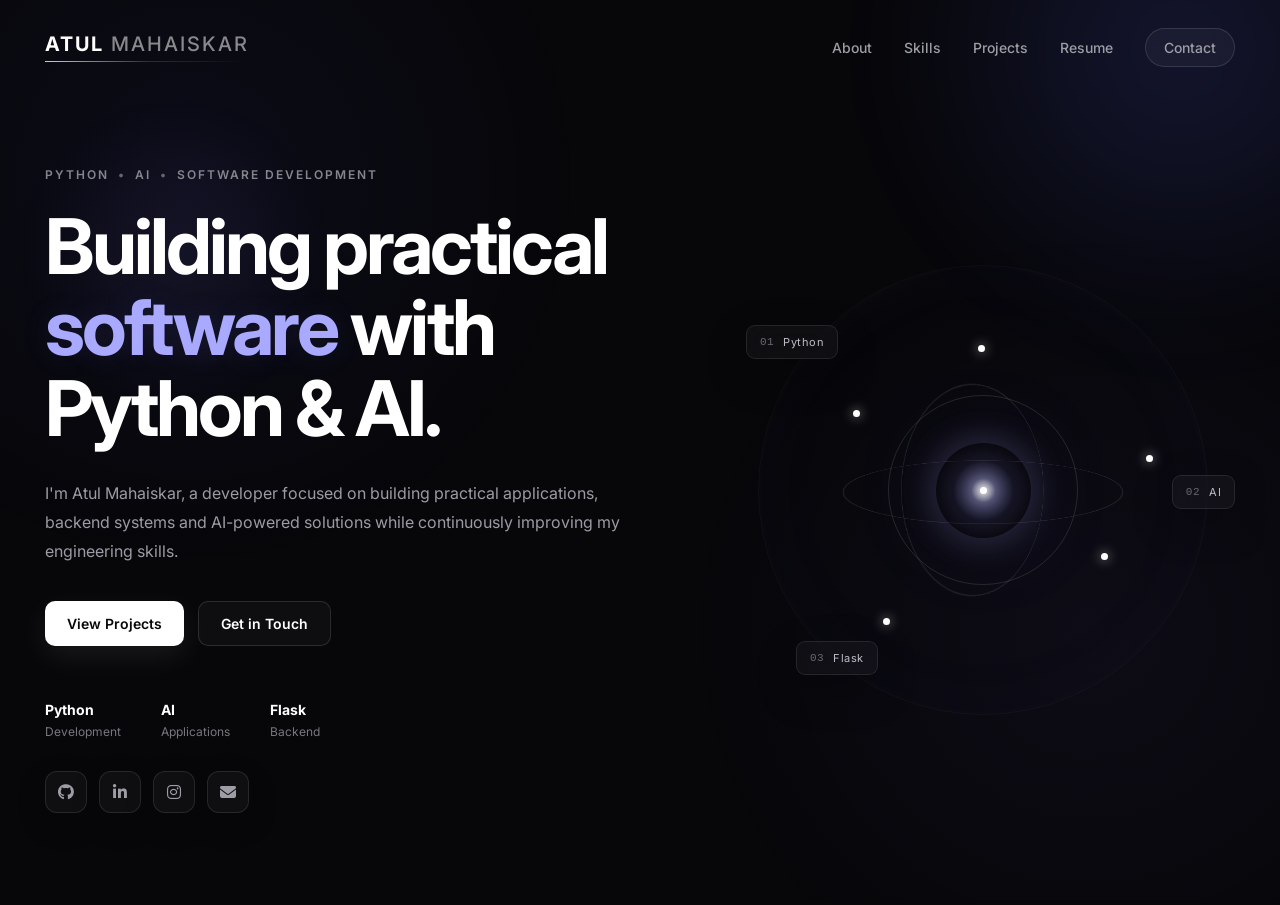
<file: frontend/index.html>
<!DOCTYPE html>
<html lang="en">

<head>

    <!-- Google Analytics -->
    <script async src="https://www.googletagmanager.com/gtag/js?id=G-TXJGDGR3CRN"></script>
    <script>
      window.dataLayer = window.dataLayer || [];
      function gtag(){dataLayer.push(arguments);}
      gtag('js', new Date());
      gtag('config', 'G-TXJGDGR3CRN');
    </script>

    <!-- Keep your existing code below -->




    
    <!-- =========================================
         BASIC DOCUMENT SETUP
    ========================================== -->

    <meta charset="UTF-8">

    <meta name="viewport"
          content="width=device-width, initial-scale=1.0">


    <!-- =========================================
         SEO
    ========================================== -->

    <meta name="description"
          content="Atul Mahaiskar — Python and AI Developer portfolio. Explore projects, skills, and software development work.">

    <meta name="author"
          content="Atul Mahaiskar">

    <meta name="keywords"
          content="Atul Mahaiskar, Python Developer, AI Developer, Flask Developer, Software Developer, AI Projects">


    <!-- =========================================
         PAGE TITLE
    ========================================== -->

    <title>Atul Mahaiskar | Python & AI Developer</title>


    <!-- =========================================
         GOOGLE FONT
    ========================================== -->

    <link rel="preconnect"
          href="https://fonts.googleapis.com">

    <link rel="preconnect"
          href="https://fonts.gstatic.com"
          crossorigin>

    <link href="https://fonts.googleapis.com/css2?family=Inter:wght@400;500;600;700&display=swap"
          rel="stylesheet">


    <!-- =========================================
         MAIN CSS
    ========================================== -->

    <link rel="stylesheet" href="css/style.css">

    <link rel="stylesheet" href="css/responsive.css">


    <!-- =========================================
         SOCIAL ICONS
    ========================================== -->

    <link rel="stylesheet"
          href="https://cdnjs.cloudflare.com/ajax/libs/font-awesome/6.5.2/css/all.min.css">

</head>


<body>


    <!-- =========================================
         BACKGROUND
    ========================================== -->

    <div class="background-glow"></div>


    <!-- =========================================
         NAVIGATION
    ========================================== -->

    <header class="navbar">

        <!-- Premium Wordmark -->

        <a href="index.html"
           class="brand"
           aria-label="Atul Mahaiskar - Home">

            <span class="brand-name">

                <span class="brand-atul">ATUL</span>

                <span class="brand-space"></span>

                <span class="brand-mahaiskar">MAHAISKAR</span>

            </span>

            <span class="brand-line"></span>

        </a>


        <!-- Navigation -->

        <nav class="nav-links"
             aria-label="Main navigation">

            <a href="about.html">About</a>

            <a href="skills.html">Skills</a>

            <a href="projects.html">Projects</a>

            <a href="resume.html">Resume</a>

            <a href="contact.html"
               class="nav-contact">
                Contact
            </a>

        </nav>

    </header>



    <!-- =========================================
         MAIN CONTENT
    ========================================== -->

    <main>


        <!-- =====================================
             HERO
        ====================================== -->

        <section class="hero">


            <!-- HERO CONTENT -->

            <div class="hero-content reveal">


                <p class="hero-label">

                    PYTHON
                    <span>•</span>
                    AI
                    <span>•</span>
                    SOFTWARE DEVELOPMENT

                </p>


                <h1>

                    Building practical

                    <span>software</span>

                    with Python &amp; AI.

                </h1>


                <p class="hero-description">

                    I'm Atul Mahaiskar, a developer focused on
                    building practical applications, backend
                    systems and AI-powered solutions while
                    continuously improving my engineering skills.

                </p>


                <!-- HERO BUTTONS -->

                <div class="hero-buttons">

                    <a href="projects.html"
                       class="btn btn-primary">
                        View Projects
                    </a>

                    <a href="contact.html"
                       class="btn btn-secondary">
                        Get in Touch
                    </a>

                </div>


                <!-- QUICK INFO -->

                <div class="hero-info">

                    <div>
                        <strong>Python</strong>
                        <span>Development</span>
                    </div>

                    <div>
                        <strong>AI</strong>
                        <span>Applications</span>
                    </div>

                    <div>
                        <strong>Flask</strong>
                        <span>Backend</span>
                    </div>

                </div>


                <!-- =================================
                     SOCIAL MEDIA
                ================================== -->

                <div class="social-links"
                     aria-label="Social media links">


                    <!-- GitHub -->

                    <a href="https://github.com/atuljain7717"
                       target="_blank"
                       rel="noopener noreferrer"
                       aria-label="GitHub"
                       title="GitHub">

                        <i class="fa-brands fa-github"></i>

                    </a>


                    <!-- LinkedIn -->

                    <a href="https://www.linkedin.com/in/atul-mahaiskar/"
                       target="_blank"
                       rel="noopener noreferrer"
                       aria-label="LinkedIn"
                       title="LinkedIn">

                        <i class="fa-brands fa-linkedin-in"></i>

                    </a>


                    <!-- Instagram -->

                    <a href="https://www.instagram.com/777_atul/"
                       target="_blank"
                       rel="noopener noreferrer"
                       aria-label="Instagram"
                       title="Instagram">

                        <i class="fa-brands fa-instagram"></i>

                    </a>


                    <!-- Email -->

                    <a href="mailto:atulmhaiskar7@gmail.com"
                       aria-label="Email"
                       title="Email">

                        <i class="fa-solid fa-envelope"></i>

                    </a>

                </div>

            </div>



            <!-- =================================
                 HERO VISUAL
            ================================== -->

            <div class="hero-visual">


                <!-- AI CORE -->

                <div class="ai-core">


                    <!-- Rings -->

                    <div class="core-ring ring-one"></div>

                    <div class="core-ring ring-two"></div>

                    <div class="core-ring ring-three"></div>


                    <!-- Center -->

                    <div class="core-center">

                        <span class="core-dot"></span>

                    </div>


                    <!-- Nodes -->

                    <span class="node node-one"></span>

                    <span class="node node-two"></span>

                    <span class="node node-three"></span>

                    <span class="node node-four"></span>

                    <span class="node node-five"></span>

                </div>


                <!-- TECHNOLOGY LABELS -->

                <div class="floating-label label-python">

                    <span>01</span>

                    Python

                </div>


                <div class="floating-label label-ai">

                    <span>02</span>

                    AI

                </div>


                <div class="floating-label label-flask">

                    <span>03</span>

                    Flask

                </div>


                <!-- OUTER ORBIT -->

                <div class="hero-orbit"></div>


            </div>

        </section>

    </main>



    <!-- =========================================
         JAVASCRIPT
    ========================================== -->

    <script src="js/main.js"></script>

</body>

</html>
</file>
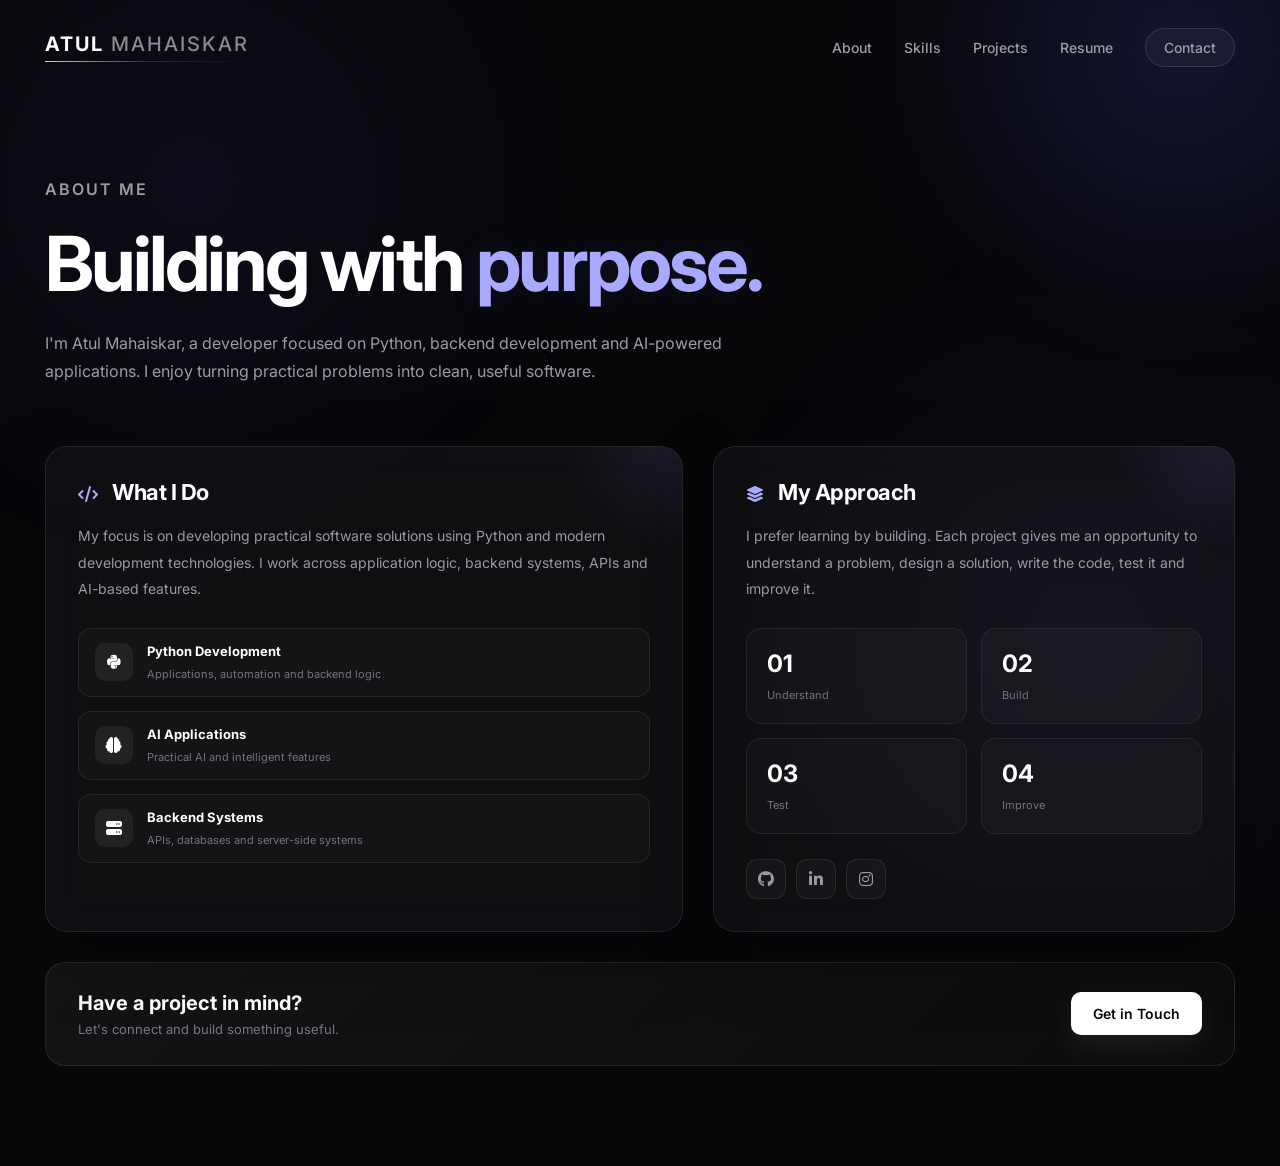
<file: frontend/about.html>
<!DOCTYPE html>
<html lang="en">

<head>

    <!-- =========================================
         DOCUMENT SETUP
    ========================================== -->

    <meta charset="UTF-8">

    <meta name="viewport"
          content="width=device-width, initial-scale=1.0">


    <!-- =========================================
         SEO
    ========================================== -->

    <meta name="description"
          content="About Atul Mahaiskar — Python and AI Developer focused on practical software, backend systems and AI-powered applications.">

    <meta name="author"
          content="Atul Mahaiskar">

    <meta name="keywords"
          content="Atul Mahaiskar, Python Developer, AI Developer, Flask Developer, Software Developer">


    <!-- =========================================
         TITLE
    ========================================== -->

    <title>About | Atul Mahaiskar</title>


    <!-- =========================================
         GOOGLE FONT
    ========================================== -->

    <link rel="preconnect"
          href="https://fonts.googleapis.com">

    <link rel="preconnect"
          href="https://fonts.gstatic.com"
          crossorigin>

    <link href="https://fonts.googleapis.com/css2?family=Inter:wght@400;500;600;700&display=swap"
          rel="stylesheet">


    <!-- =========================================
         ICONS
    ========================================== -->

    <link rel="stylesheet"
          href="https://cdnjs.cloudflare.com/ajax/libs/font-awesome/6.5.2/css/all.min.css">


    <!-- =========================================
         MAIN CSS
    ========================================== -->

    <link rel="stylesheet"
          href="css/style.css">

    <link rel="stylesheet"
          href="css/responsive.css">


    <!-- =========================================
         ABOUT PAGE CSS
    ========================================== -->

    <style>

        .about-page {
            width: 100%;
            max-width: 1250px;
            margin: 0 auto;
            padding: 80px 30px 100px;
        }

        .page-header {
            max-width: 800px;
            margin-bottom: 60px;
        }

        .page-label {
            color: #85858e;
            font-size: 12px;
            font-weight: 600;
            letter-spacing: 2px;
            margin-bottom: 20px;
        }

        .page-header h1 {
            font-size: clamp(48px, 6vw, 76px);
            line-height: 1.05;
            letter-spacing: -3px;
            margin-bottom: 25px;
        }

        .page-header h1 span {
            color: #a9a9ff;
            text-shadow: 0 0 30px rgba(120, 120, 255, 0.12);
        }

        .page-header p {
            max-width: 680px;
            color: #9b9ba5;
            font-size: 16px;
            line-height: 1.8;
        }

        .about-grid {
            display: grid;
            grid-template-columns: 1.1fr 0.9fr;
            gap: 30px;
        }

        .about-card {
            position: relative;
            padding: 32px;
            border: 1px solid rgba(255, 255, 255, 0.09);
            border-radius: 22px;
            background: rgba(255, 255, 255, 0.035);
            backdrop-filter: blur(18px);
            -webkit-backdrop-filter: blur(18px);
            box-shadow: 0 25px 70px rgba(0, 0, 0, 0.25);
            overflow: hidden;
        }

        .about-card::before {
            content: "";
            position: absolute;
            width: 220px;
            height: 220px;
            top: -120px;
            right: -100px;
            border-radius: 50%;
            background: radial-gradient(
                circle,
                rgba(130, 130, 255, 0.10),
                transparent 70%
            );
            pointer-events: none;
        }

        .about-card h2 {
            position: relative;
            margin-bottom: 18px;
            font-size: 22px;
            letter-spacing: -0.5px;
        }

        .about-card h2 i {
            margin-right: 10px;
            color: #a9a9ff;
            font-size: 16px;
        }

        .about-card p {
            position: relative;
            color: #9999a3;
            font-size: 14px;
            line-height: 1.9;
        }

        .focus-list {
            display: grid;
            gap: 14px;
            margin-top: 25px;
        }

        .focus-item {
            display: flex;
            align-items: center;
            gap: 14px;
            padding: 14px 16px;
            border: 1px solid rgba(255, 255, 255, 0.07);
            border-radius: 13px;
            background: rgba(255, 255, 255, 0.025);
        }

        .focus-icon {
            width: 38px;
            height: 38px;
            flex-shrink: 0;
            display: flex;
            align-items: center;
            justify-content: center;
            border-radius: 10px;
            background: rgba(255, 255, 255, 0.06);
            color: #ffffff;
        }

        .focus-item strong {
            display: block;
            font-size: 13px;
            margin-bottom: 3px;
        }

        .focus-item span {
            color: #73737d;
            font-size: 11px;
        }

        .about-stats {
            display: grid;
            grid-template-columns: repeat(2, 1fr);
            gap: 14px;
            margin-top: 25px;
        }

        .about-stat {
            padding: 20px;
            border: 1px solid rgba(255, 255, 255, 0.07);
            border-radius: 15px;
            background: rgba(255, 255, 255, 0.025);
        }

        .about-stat strong {
            display: block;
            font-size: 24px;
            color: #ffffff;
            margin-bottom: 5px;
        }

        .about-stat span {
            color: #73737d;
            font-size: 11px;
        }

        .about-social {
            display: flex;
            gap: 10px;
            margin-top: 25px;
        }

        .about-social a {
            width: 40px;
            height: 40px;
            display: flex;
            align-items: center;
            justify-content: center;
            border: 1px solid rgba(255, 255, 255, 0.08);
            border-radius: 11px;
            background: rgba(255, 255, 255, 0.03);
            color: #9999a3;
            text-decoration: none;
            transition: 0.3s ease;
        }

        .about-social a:hover {
            color: #ffffff;
            border-color: rgba(255, 255, 255, 0.20);
            background: rgba(255, 255, 255, 0.07);
            transform: translateY(-3px);
        }

        .about-cta {
            margin-top: 30px;
            display: flex;
            align-items: center;
            justify-content: space-between;
            gap: 25px;
            padding: 28px 32px;
            border: 1px solid rgba(255, 255, 255, 0.09);
            border-radius: 20px;
            background: linear-gradient(
                135deg,
                rgba(255, 255, 255, 0.055),
                rgba(255, 255, 255, 0.02)
            );
        }

        .about-cta h2 {
            margin-bottom: 6px;
            font-size: 20px;
        }

        .about-cta p {
            color: #777780;
            font-size: 13px;
        }

        @media (max-width: 850px) {

            .about-page {
                padding: 60px 25px 80px;
            }

            .about-grid {
                grid-template-columns: 1fr;
            }
        }

        @media (max-width: 550px) {

            .about-page {
                padding: 50px 18px 65px;
            }

            .page-header h1 {
                font-size: 44px;
                letter-spacing: -2px;
            }

            .page-header p {
                font-size: 14px;
            }

            .about-card {
                padding: 24px;
            }

            .about-stats {
                grid-template-columns: 1fr;
            }

            .about-cta {
                flex-direction: column;
                align-items: flex-start;
                padding: 24px;
            }
        }

    </style>

</head>


<body>

    <!-- =========================================
         BACKGROUND
    ========================================== -->

    <div class="background-glow"></div>


    <!-- =========================================
         NAVIGATION
    ========================================== -->

    <header class="navbar">

        <a href="index.html"
           class="brand"
           aria-label="Atul Mahaiskar - Home">

            <span class="brand-name">

                <span class="brand-atul">ATUL</span>

                <span class="brand-space"></span>

                <span class="brand-mahaiskar">
                    MAHAISKAR
                </span>

            </span>

            <span class="brand-line"></span>

        </a>


        <nav class="nav-links"
             aria-label="Main navigation">

            <a href="about.html"
               class="active">
                About
            </a>

            <a href="skills.html">
                Skills
            </a>

            <a href="projects.html">
                Projects
            </a>

            <a href="resume.html">
                Resume
            </a>

            <a href="contact.html"
               class="nav-contact">
                Contact
            </a>

        </nav>

    </header>


    <!-- =========================================
         MAIN
    ========================================== -->

    <main class="about-page">


        <!-- PAGE HEADER -->

        <section class="page-header">

            <p class="page-label">
                ABOUT ME
            </p>

            <h1>
                Building with
                <span>purpose.</span>
            </h1>

            <p>
                I'm Atul Mahaiskar, a developer focused on
                Python, backend development and AI-powered
                applications. I enjoy turning practical
                problems into clean, useful software.
            </p>

        </section>


        <!-- =========================================
             ABOUT GRID
        ========================================== -->

        <section class="about-grid">


            <!-- LEFT CARD -->

            <article class="about-card">

                <h2>
                    <i class="fa-solid fa-code"></i>
                    What I Do
                </h2>

                <p>
                    My focus is on developing practical software
                    solutions using Python and modern development
                    technologies. I work across application logic,
                    backend systems, APIs and AI-based features.
                </p>


                <div class="focus-list">

                    <div class="focus-item">

                        <div class="focus-icon">
                            <i class="fa-brands fa-python"></i>
                        </div>

                        <div>
                            <strong>Python Development</strong>

                            <span>
                                Applications, automation and backend logic
                            </span>
                        </div>

                    </div>


                    <div class="focus-item">

                        <div class="focus-icon">
                            <i class="fa-solid fa-brain"></i>
                        </div>

                        <div>
                            <strong>AI Applications</strong>

                            <span>
                                Practical AI and intelligent features
                            </span>
                        </div>

                    </div>


                    <div class="focus-item">

                        <div class="focus-icon">
                            <i class="fa-solid fa-server"></i>
                        </div>

                        <div>
                            <strong>Backend Systems</strong>

                            <span>
                                APIs, databases and server-side systems
                            </span>
                        </div>

                    </div>

                </div>

            </article>


            <!-- RIGHT CARD -->

            <article class="about-card">

                <h2>
                    <i class="fa-solid fa-layer-group"></i>
                    My Approach
                </h2>

                <p>
                    I prefer learning by building. Each project
                    gives me an opportunity to understand a problem,
                    design a solution, write the code, test it and
                    improve it.
                </p>


                <div class="about-stats">

                    <div class="about-stat">
                        <strong>01</strong>
                        <span>Understand</span>
                    </div>

                    <div class="about-stat">
                        <strong>02</strong>
                        <span>Build</span>
                    </div>

                    <div class="about-stat">
                        <strong>03</strong>
                        <span>Test</span>
                    </div>

                    <div class="about-stat">
                        <strong>04</strong>
                        <span>Improve</span>
                    </div>

                </div>


                <!-- SOCIAL LINKS -->

                <div class="about-social">

                    <a href="https://github.com/"
                       target="_blank"
                       rel="noopener noreferrer"
                       aria-label="GitHub">
                        <i class="fa-brands fa-github"></i>
                    </a>

                    <a href="https://www.linkedin.com/"
                       target="_blank"
                       rel="noopener noreferrer"
                       aria-label="LinkedIn">
                        <i class="fa-brands fa-linkedin-in"></i>
                    </a>

                    <a href="https://www.instagram.com/"
                       target="_blank"
                       rel="noopener noreferrer"
                       aria-label="Instagram">
                        <i class="fa-brands fa-instagram"></i>
                    </a>

                </div>

            </article>

        </section>


        <!-- =========================================
             CTA
        ========================================== -->

        <section class="about-cta">

            <div>

                <h2>
                    Have a project in mind?
                </h2>

                <p>
                    Let's connect and build something useful.
                </p>

            </div>


            <a href="contact.html"
               class="btn btn-primary">

                Get in Touch

            </a>

        </section>


    </main>


    <!-- =========================================
         JAVASCRIPT
    ========================================== -->

    <script src="js/main.js"></script>

</body>

</html>
</file>
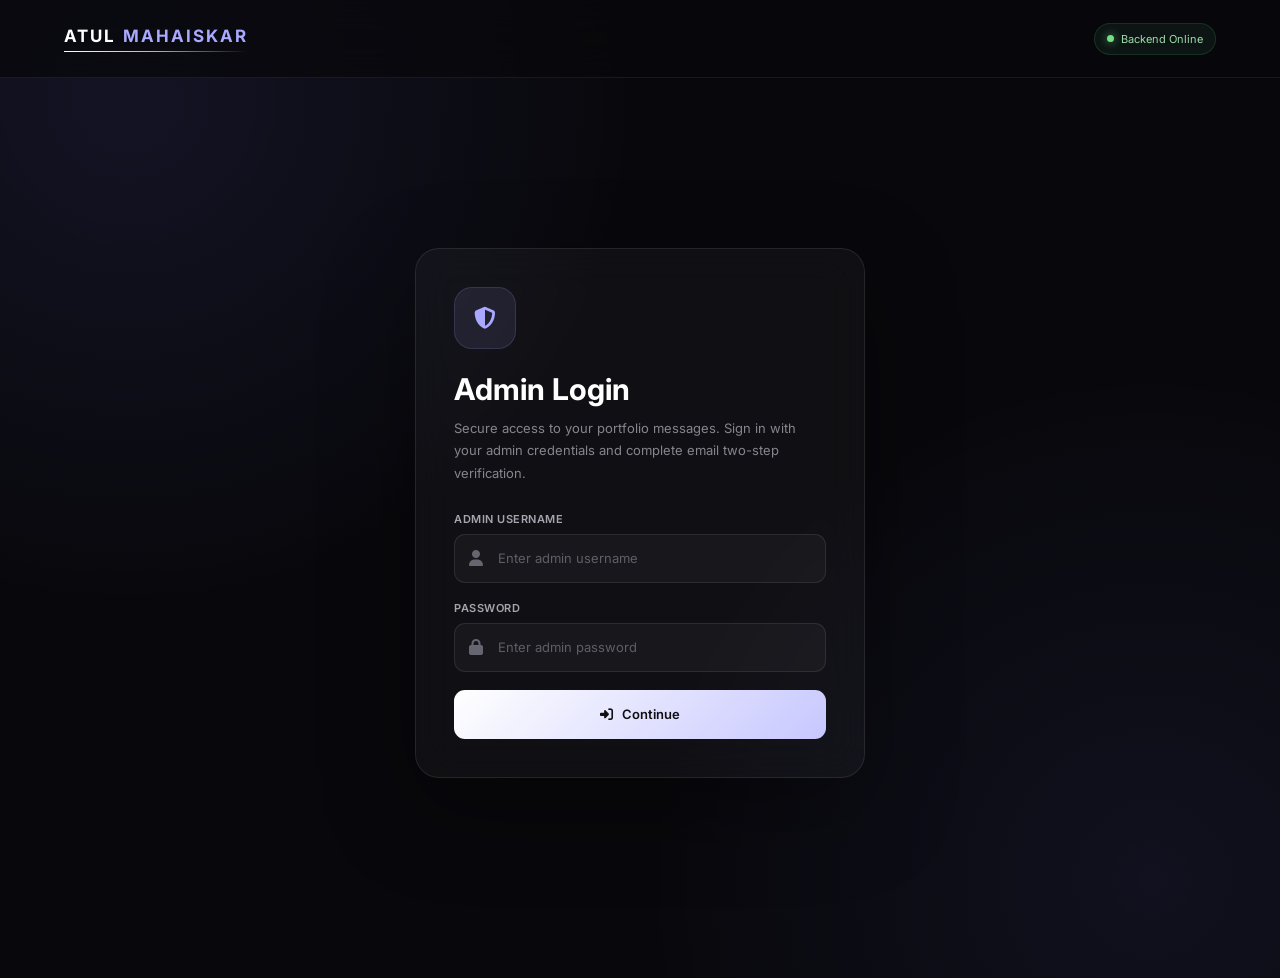
<file: frontend/admin.html>
<!DOCTYPE html>
<html lang="en">

<head>

    <meta charset="UTF-8">

    <meta name="viewport"
          content="width=device-width, initial-scale=1.0">

    <meta name="description"
          content="Atul Mahaiskar Portfolio Admin Dashboard">

    <meta name="author"
          content="Atul Mahaiskar">

    <title>Admin Dashboard | Atul Mahaiskar</title>


    <!-- GOOGLE FONT -->

    <link rel="preconnect"
          href="https://fonts.googleapis.com">

    <link rel="preconnect"
          href="https://fonts.gstatic.com"
          crossorigin>

    <link href="https://fonts.googleapis.com/css2?family=Inter:wght@400;500;600;700&display=swap"
          rel="stylesheet">


    <!-- FONT AWESOME -->

    <link rel="stylesheet"
          href="https://cdnjs.cloudflare.com/ajax/libs/font-awesome/6.5.2/css/all.min.css">


    <style>

        * {
            margin: 0;
            padding: 0;
            box-sizing: border-box;
        }

        body {
            min-height: 100vh;
            font-family: "Inter", sans-serif;
            color: #fff;

            background:
                radial-gradient(
                    circle at 10% 10%,
                    rgba(120,120,255,.10),
                    transparent 35%
                ),
                radial-gradient(
                    circle at 90% 90%,
                    rgba(120,120,255,.08),
                    transparent 35%
                ),
                #08080c;
        }

        button,
        input {
            font-family: inherit;
        }

        .navbar {
            width: 100%;
            min-height: 78px;

            display: flex;
            align-items: center;
            justify-content: space-between;

            padding: 18px 5%;

            border-bottom:
                1px solid rgba(255,255,255,.07);

            background:
                rgba(8,8,12,.78);

            backdrop-filter: blur(20px);

            position: sticky;
            top: 0;
            z-index: 100;
        }

        .brand {
            text-decoration: none;
            color: white;
        }

        .brand-name {
            display: flex;
            gap: 7px;

            font-size: 17px;
            font-weight: 700;

            letter-spacing: 2px;
        }

        .brand-atul {
            color: #fff;
        }

        .brand-mahaiskar {
            color: #a9a9ff;
        }

        .brand-line {
            display: block;

            width: 100%;
            height: 1px;

            margin-top: 5px;

            background:
                linear-gradient(
                    90deg,
                    #fff,
                    #a9a9ff,
                    transparent
                );
        }

        .status {
            display: flex;
            align-items: center;
            gap: 7px;

            padding: 8px 12px;

            border-radius: 20px;

            background:
                rgba(100,255,150,.06);

            border:
                1px solid rgba(100,255,150,.12);

            color: #9fdaa9;

            font-size: 11px;
        }

        .status-dot {
            width: 7px;
            height: 7px;

            border-radius: 50%;

            background: #73df87;

            box-shadow:
                0 0 10px rgba(115,223,135,.7);
        }

        .page {
            width: 100%;
            max-width: 1250px;

            margin: auto;

            padding: 60px 25px 90px;
        }


        /* LOGIN */

        .login-wrapper {
            min-height: calc(100vh - 150px);

            display: flex;
            align-items: center;
            justify-content: center;
        }

        .login-card {
            width: 100%;
            max-width: 450px;

            padding: 38px;

            border:
                1px solid rgba(255,255,255,.09);

            border-radius: 24px;

            background:
                rgba(255,255,255,.035);

            backdrop-filter: blur(20px);

            box-shadow:
                0 30px 90px rgba(0,0,0,.35);
        }

        .login-icon {
            width: 62px;
            height: 62px;

            display: flex;
            align-items: center;
            justify-content: center;

            border-radius: 18px;

            margin-bottom: 22px;

            background:
                rgba(169,169,255,.10);

            border:
                1px solid rgba(169,169,255,.16);

            color: #a9a9ff;

            font-size: 22px;
        }

        .login-card h1 {
            font-size: 30px;
            margin-bottom: 10px;
        }

        .login-card > p {
            color: #85858e;
            font-size: 13px;
            line-height: 1.7;
            margin-bottom: 28px;
        }

        .form-group {
            display: grid;
            gap: 8px;
            margin-bottom: 18px;
        }

        .form-group label {
            color: #a5a5ae;
            font-size: 11px;
            font-weight: 600;
            letter-spacing: .5px;
        }

        .input-wrapper {
            position: relative;
        }

        .input-wrapper i {
            position: absolute;

            left: 15px;
            top: 50%;

            transform: translateY(-50%);

            color: #666671;
        }

        .form-group input {
            width: 100%;
            height: 49px;

            padding: 0 15px 0 43px;

            border:
                1px solid rgba(255,255,255,.09);

            border-radius: 11px;

            outline: none;

            background:
                rgba(255,255,255,.035);

            color: #fff;

            font-size: 13px;
        }

        .form-group input:focus {
            border-color:
                rgba(169,169,255,.45);

            box-shadow:
                0 0 0 3px rgba(130,130,255,.06);
        }

        .form-group input::placeholder {
            color: #5e5e68;
        }

        .btn {
            width: 100%;
            min-height: 49px;

            border: none;
            border-radius: 11px;

            cursor: pointer;

            font-size: 13px;
            font-weight: 600;

            transition: .25s ease;
        }

        .btn-primary {
            background:
                linear-gradient(
                    135deg,
                    #fff,
                    #c7c7ff
                );

            color: #101014;
        }

        .btn-primary:hover {
            transform: translateY(-2px);

            box-shadow:
                0 12px 30px rgba(160,160,255,.15);
        }

        .btn-secondary {
            background:
                rgba(255,255,255,.05);

            border:
                1px solid rgba(255,255,255,.09);

            color: white;
        }

        .btn-secondary:hover {
            background:
                rgba(255,255,255,.08);
        }


        /* ALERT */

        .alert {
            display: none;

            padding: 12px 14px;

            border-radius: 10px;

            margin-bottom: 18px;

            font-size: 12px;

            line-height: 1.5;
        }

        .alert.error {
            display: block;

            color: #ffb0b0;

            background:
                rgba(255,70,70,.07);

            border:
                1px solid rgba(255,70,70,.15);
        }

        .alert.success {
            display: block;

            color: #a8e6b3;

            background:
                rgba(70,255,120,.06);

            border:
                1px solid rgba(70,255,120,.13);
        }


        /* OTP */

        #otp-section {
            display: none;
        }

        .otp-info {
            display: flex;

            gap: 10px;

            padding: 13px;

            margin-bottom: 20px;

            border-radius: 12px;

            background:
                rgba(169,169,255,.06);

            border:
                1px solid rgba(169,169,255,.10);

            color: #9c9ca7;

            font-size: 11px;

            line-height: 1.6;
        }

        .otp-info i {
            color: #a9a9ff;
        }

        #otp {
            text-align: center;

            letter-spacing: 7px;

            font-size: 20px;

            font-weight: 600;

            padding-left: 20px;
        }

        .back-login {
            margin-top: 15px;
            text-align: center;
        }

        .back-login button {
            border: none;
            background: none;

            color: #777780;

            cursor: pointer;

            font-size: 11px;
        }


        /* DASHBOARD */

        #dashboard {
            display: none;
        }

        .dashboard-header {
            display: flex;

            align-items: flex-end;
            justify-content: space-between;

            gap: 20px;

            margin-bottom: 35px;
        }

        .dashboard-label {
            color: #85858e;

            font-size: 11px;
            font-weight: 600;

            letter-spacing: 2px;

            margin-bottom: 12px;
        }

        .dashboard-header h1 {
            font-size: clamp(38px,5vw,62px);

            letter-spacing: -3px;
        }

        .dashboard-header h1 span {
            color: #a9a9ff;
        }

        .dashboard-actions {
            display: flex;
            gap: 10px;
        }

        .small-btn {
            width: auto;

            padding: 0 18px;

            display: flex;
            align-items: center;

            gap: 8px;
        }


        /* STATS */

        .stats-grid {
            display: grid;

            grid-template-columns:
                repeat(3,1fr);

            gap: 15px;

            margin-bottom: 25px;
        }

        .stat-card {
            padding: 22px;

            border:
                1px solid rgba(255,255,255,.08);

            border-radius: 17px;

            background:
                rgba(255,255,255,.035);
        }

        .stat-card i {
            color: #a9a9ff;

            font-size: 17px;

            margin-bottom: 15px;
        }

        .stat-number {
            font-size: 27px;

            font-weight: 700;

            margin-bottom: 5px;
        }

        .stat-label {
            color: #777780;
            font-size: 11px;
        }


        /* MESSAGES */

        .messages-card {
            border:
                1px solid rgba(255,255,255,.08);

            border-radius: 20px;

            background:
                rgba(255,255,255,.035);

            overflow: hidden;
        }

        .messages-header {
            padding: 23px 25px;

            display: flex;

            justify-content: space-between;

            align-items: center;

            border-bottom:
                1px solid rgba(255,255,255,.07);
        }

        .messages-header h2 {
            font-size: 18px;
        }

        .messages-header span {
            color: #777780;
            font-size: 11px;
        }

        .message-item {
            padding: 24px 25px;

            border-bottom:
                1px solid rgba(255,255,255,.06);
        }

        .message-top {
            display: flex;

            align-items: flex-start;

            justify-content: space-between;

            gap: 15px;

            margin-bottom: 13px;
        }

        .message-person {
            display: flex;

            gap: 12px;

            align-items: center;
        }

        .message-avatar {
            width: 42px;
            height: 42px;

            display: flex;

            align-items: center;
            justify-content: center;

            border-radius: 12px;

            background:
                rgba(169,169,255,.08);

            color: #a9a9ff;

            font-weight: 600;
        }

        .message-name {
            font-size: 13px;
            font-weight: 600;

            margin-bottom: 4px;
        }

        .message-email {
            color: #777780;
            font-size: 11px;
        }

        .message-date {
            color: #5f5f68;
            font-size: 10px;
        }

        .message-body {
            color: #9999a3;

            font-size: 13px;

            line-height: 1.7;

            white-space: pre-wrap;

            word-break: break-word;

            margin-bottom: 15px;
        }

        .message-footer {
            display: flex;

            align-items: center;

            justify-content: space-between;
        }

        .read-badge {
            padding: 5px 9px;

            border-radius: 20px;

            font-size: 9px;

            font-weight: 600;
        }

        .read-badge.unread {
            color: #e3d9ff;

            background:
                rgba(169,169,255,.08);

            border:
                1px solid rgba(169,169,255,.12);
        }

        .read-badge.read {
            color: #91c99b;

            background:
                rgba(80,220,100,.06);

            border:
                1px solid rgba(80,220,100,.10);
        }

        .read-btn {
            width: auto;

            min-height: 34px;

            padding: 0 12px;

            font-size: 10px;
        }

        .empty-state,
        .loading {
            padding: 60px 25px;

            text-align: center;

            color: #666671;

            font-size: 12px;
        }

        .empty-state i,
        .loading i {
            display: block;

            font-size: 30px;

            margin-bottom: 15px;
        }


        /* MOBILE */

        @media (max-width:700px) {

            .navbar {
                padding: 16px 18px;
            }

            .brand-name {
                font-size: 14px;
            }

            .status {
                display: none;
            }

            .page {
                padding:
                    35px 15px 60px;
            }

            .login-card {
                padding: 28px 22px;
            }

            .dashboard-header {
                flex-direction: column;

                align-items: flex-start;
            }

            .dashboard-actions {
                width: 100%;
            }

            .small-btn {
                flex: 1;

                justify-content: center;
            }

            .stats-grid {
                grid-template-columns: 1fr;
            }

            .message-top {
                flex-direction: column;
            }

            .message-footer {
                flex-direction: column;

                align-items: flex-start;

                gap: 12px;
            }

            .read-btn {
                width: 100%;
            }
        }

    </style>

</head>


<body>


<header class="navbar">

    <a href="index.html"
       class="brand">

        <div class="brand-name">

            <span class="brand-atul">
                ATUL
            </span>

            <span class="brand-mahaiskar">
                MAHAISKAR
            </span>

        </div>

        <span class="brand-line"></span>

    </a>


    <div class="status">

        <span class="status-dot"></span>

        Backend Online

    </div>

</header>


<main class="page">


    <!-- =================================================
         LOGIN
    ================================================== -->

    <section id="login-section"
             class="login-wrapper">

        <div class="login-card">

            <div class="login-icon">

                <i class="fa-solid fa-shield-halved"></i>

            </div>


            <h1>
                Admin Login
            </h1>


            <p>
                Secure access to your portfolio messages.
                Sign in with your admin credentials and
                complete email two-step verification.
            </p>


            <div id="login-alert"
                 class="alert">
            </div>


            <!-- LOGIN -->

            <div id="password-section">

                <form id="login-form">

                    <div class="form-group">

                        <label for="username">
                            ADMIN USERNAME
                        </label>

                        <div class="input-wrapper">

                            <i class="fa-solid fa-user"></i>

                            <input
                                type="text"
                                id="username"
                                placeholder="Enter admin username"
                                autocomplete="username"
                                required>

                        </div>

                    </div>


                    <div class="form-group">

                        <label for="password">
                            PASSWORD
                        </label>

                        <div class="input-wrapper">

                            <i class="fa-solid fa-lock"></i>

                            <input
                                type="password"
                                id="password"
                                placeholder="Enter admin password"
                                autocomplete="current-password"
                                required>

                        </div>

                    </div>


                    <button
                        type="submit"
                        class="btn btn-primary"
                        id="login-btn">

                        <i class="fa-solid fa-right-to-bracket"></i>

                        &nbsp; Continue

                    </button>

                </form>

            </div>


            <!-- OTP -->

            <div id="otp-section">

                <div class="otp-info">

                    <i class="fa-solid fa-envelope"></i>

                    <span>
                        A 6-digit verification code has
                        been sent to your configured
                        admin email address.
                    </span>

                </div>


                <form id="otp-form">

                    <div class="form-group">

                        <label for="otp">
                            VERIFICATION CODE
                        </label>

                        <input
                            type="text"
                            id="otp"
                            inputmode="numeric"
                            maxlength="6"
                            placeholder="000000"
                            autocomplete="one-time-code"
                            required>

                    </div>


                    <button
                        type="submit"
                        class="btn btn-primary"
                        id="verify-btn">

                        <i class="fa-solid fa-shield-halved"></i>

                        &nbsp; Verify & Login

                    </button>

                </form>


                <div class="back-login">

                    <button
                        type="button"
                        id="back-login">

                        ← Back to login

                    </button>

                </div>

            </div>

        </div>

    </section>


    <!-- =================================================
         DASHBOARD
    ================================================== -->

    <section id="dashboard">


        <div class="dashboard-header">

            <div>

                <p class="dashboard-label">
                    ADMIN DASHBOARD
                </p>

                <h1>
                    Your
                    <span>messages.</span>
                </h1>

            </div>


            <div class="dashboard-actions">

                <button
                    class="btn btn-secondary small-btn"
                    id="refresh-btn">

                    <i class="fa-solid fa-rotate"></i>

                    Refresh

                </button>


                <button
                    class="btn btn-secondary small-btn"
                    id="logout-btn">

                    <i class="fa-solid fa-right-from-bracket"></i>

                    Logout

                </button>

            </div>

        </div>


        <!-- STATS -->

        <div class="stats-grid">

            <div class="stat-card">

                <i class="fa-solid fa-inbox"></i>

                <div class="stat-number"
                     id="total-count">
                    0
                </div>

                <div class="stat-label">
                    Total Messages
                </div>

            </div>


            <div class="stat-card">

                <i class="fa-solid fa-envelope"></i>

                <div class="stat-number"
                     id="unread-count">
                    0
                </div>

                <div class="stat-label">
                    Unread Messages
                </div>

            </div>


            <div class="stat-card">

                <i class="fa-solid fa-envelope-open"></i>

                <div class="stat-number"
                     id="read-count">
                    0
                </div>

                <div class="stat-label">
                    Read Messages
                </div>

            </div>

        </div>


        <!-- MESSAGES -->

        <div class="messages-card">

            <div class="messages-header">

                <h2>
                    Contact Messages
                </h2>

                <span id="last-updated">
                    Not loaded yet
                </span>

            </div>


            <div id="messages-list">

                <div class="loading">

                    <i class="fa-solid fa-spinner fa-spin"></i>

                    Loading messages...

                </div>

            </div>

        </div>

    </section>

</main>


<script>

/* =====================================================
   ATUL MAHAISKAR
   ADMIN DASHBOARD JAVASCRIPT
===================================================== */

const API_BASE =
      "https://atul-mahaiskar-backend.onrender.com";



/* =====================================================
   ELEMENTS
===================================================== */

const loginSection =
    document.getElementById("login-section");

const passwordSection =
    document.getElementById("password-section");

const otpSection =
    document.getElementById("otp-section");

const dashboard =
    document.getElementById("dashboard");

const loginForm =
    document.getElementById("login-form");

const otpForm =
    document.getElementById("otp-form");

const loginAlert =
    document.getElementById("login-alert");

const usernameInput =
    document.getElementById("username");

const passwordInput =
    document.getElementById("password");

const otpInput =
    document.getElementById("otp");

const loginButton =
    document.getElementById("login-btn");

const verifyButton =
    document.getElementById("verify-btn");

const backLoginButton =
    document.getElementById("back-login");

const refreshButton =
    document.getElementById("refresh-btn");

const logoutButton =
    document.getElementById("logout-btn");

const messagesList =
    document.getElementById("messages-list");

const totalCount =
    document.getElementById("total-count");

const unreadCount =
    document.getElementById("unread-count");

const readCount =
    document.getElementById("read-count");

const lastUpdated =
    document.getElementById("last-updated");


/* =====================================================
   ALERT
===================================================== */

function showAlert(message, type = "error") {

    loginAlert.textContent = message;

    loginAlert.className =
        "alert " + type;

}


function hideAlert() {

    loginAlert.textContent = "";

    loginAlert.className =
        "alert";

}


/* =====================================================
   LOGIN
===================================================== */

loginForm.addEventListener(
    "submit",
    async function(event) {

        event.preventDefault();

        hideAlert();

        const username =
            usernameInput.value.trim();

        const password =
            passwordInput.value;


        if (!username || !password) {

            showAlert(
                "Please enter username and password."
            );

            return;
        }


        loginButton.disabled = true;

        loginButton.innerHTML =
            '<i class="fa-solid fa-spinner fa-spin"></i> Checking...';


        try {

            const response =
                await fetch(
                    API_BASE + "/api/admin/login",
                    {
                        method: "POST",

                        headers: {
                            "Content-Type":
                                "application/json"
                        },

                        credentials: "include",

                        body: JSON.stringify({
                            username: username,
                            password: password
                        })
                    }
                );


            const data =
                await response.json();


            if (!response.ok || !data.success) {

                showAlert(
                    data.message ||
                    "Invalid username or password."
                );

                return;
            }


            /* LOGIN SUCCESS */

            passwordSection.style.display =
                "none";

            otpSection.style.display =
                "block";

            showAlert(
                "OTP sent to your admin email.",
                "success"
            );

            otpInput.focus();


        } catch (error) {

            console.error(error);

            showAlert(
                "Unable to connect to the backend. Make sure Flask is running on port 9000."
            );

        } finally {

            loginButton.disabled = false;

            loginButton.innerHTML =
                '<i class="fa-solid fa-right-to-bracket"></i> &nbsp; Continue';

        }

    }
);


/* =====================================================
   OTP VERIFICATION
===================================================== */

otpForm.addEventListener(
    "submit",
    async function(event) {

        event.preventDefault();

        hideAlert();

        const otp =
            otpInput.value.trim();


        if (!/^\d{6}$/.test(otp)) {

            showAlert(
                "Please enter the 6-digit OTP."
            );

            return;
        }


        verifyButton.disabled = true;

        verifyButton.innerHTML =
            '<i class="fa-solid fa-spinner fa-spin"></i> Verifying...';


        try {

            const response =
                await fetch(
                    API_BASE +
                    "/api/admin/verify-otp",
                    {
                        method: "POST",

                        headers: {
                            "Content-Type":
                                "application/json"
                        },

                        credentials: "include",

                        body: JSON.stringify({
                            otp: otp
                        })
                    }
                );


            const data =
                await response.json();


            if (!response.ok || !data.success) {

                showAlert(
                    data.message ||
                    "Invalid OTP."
                );

                return;
            }


            /* AUTHENTICATED */

            loginSection.style.display =
                "none";

            dashboard.style.display =
                "block";


            await loadMessages();


        } catch (error) {

            console.error(error);

            showAlert(
                "Unable to connect to the backend."
            );

        } finally {

            verifyButton.disabled = false;

            verifyButton.innerHTML =
                '<i class="fa-solid fa-shield-halved"></i> &nbsp; Verify & Login';

        }

    }
);


/* =====================================================
   BACK TO LOGIN
===================================================== */

backLoginButton.addEventListener(
    "click",
    function() {

        otpSection.style.display =
            "none";

        passwordSection.style.display =
            "block";

        otpInput.value = "";

        hideAlert();

    }
);


/* =====================================================
   LOAD MESSAGES
===================================================== */

async function loadMessages() {

    messagesList.innerHTML = `
        <div class="loading">
            <i class="fa-solid fa-spinner fa-spin"></i>
            Loading messages...
        </div>
    `;


    try {

        const response =
            await fetch(
                API_BASE + "/api/messages",
                {
                    method: "GET",

                    credentials: "include"
                }
            );


        const data =
            await response.json();


        if (!response.ok || !data.success) {

            if (response.status === 401) {

                logout();

                return;
            }

            throw new Error(
                data.message ||
                "Unable to load messages."
            );
        }


        const messages =
            Array.isArray(data.messages)
                ? data.messages
                : [];


        renderMessages(messages);


        lastUpdated.textContent =
            "Updated " +
            new Date().toLocaleTimeString();


    } catch (error) {

        console.error(error);

        messagesList.innerHTML = `
            <div class="empty-state">
                <i class="fa-solid fa-triangle-exclamation"></i>
                <p>
                    Unable to load messages.
                    Check that Flask is running.
                </p>
            </div>
        `;

    }

}


/* =====================================================
   RENDER MESSAGES
===================================================== */

function renderMessages(messages) {

    const total =
        messages.length;


    const unread =
        messages.filter(
            message =>
                !Boolean(message.is_read)
        ).length;


    const read =
        total - unread;


    totalCount.textContent =
        total;

    unreadCount.textContent =
        unread;

    readCount.textContent =
        read;


    if (total === 0) {

        messagesList.innerHTML = `
            <div class="empty-state">
                <i class="fa-regular fa-envelope-open"></i>
                <p>
                    No contact messages yet.
                </p>
            </div>
        `;

        return;
    }


    messagesList.innerHTML =
        messages.map(
            message =>
                createMessageHTML(message)
        ).join("");


    document
        .querySelectorAll(".read-btn")
        .forEach(button => {

            button.addEventListener(
                "click",
                function() {

                    markAsRead(
                        this.dataset.id
                    );

                }
            );

        });

}


/* =====================================================
   CREATE MESSAGE
===================================================== */

function createMessageHTML(message) {

    const name =
        escapeHTML(
            message.name || "Unknown"
        );

    const email =
        escapeHTML(
            message.email || ""
        );

    const body =
        escapeHTML(
            message.message || ""
        );

    const date =
        escapeHTML(
            message.created_at || ""
        );


    const initial =
        name.charAt(0).toUpperCase();


    const isRead =
        Boolean(message.is_read);


    return `

        <article class="message-item">

            <div class="message-top">

                <div class="message-person">

                    <div class="message-avatar">
                        ${initial}
                    </div>

                    <div>

                        <div class="message-name">
                            ${name}
                        </div>

                        <div class="message-email">
                            ${email}
                        </div>

                    </div>

                </div>


                <div class="message-date">
                    ${date}
                </div>

            </div>


            <div class="message-body">
                ${body}
            </div>


            <div class="message-footer">

                <span class="read-badge ${
                    isRead
                        ? "read"
                        : "unread"
                }">

                    ${
                        isRead
                            ? "READ"
                            : "UNREAD"
                    }

                </span>


                ${
                    !isRead
                        ? `
                            <button
                                class="btn btn-secondary read-btn"
                                data-id="${message.id}">

                                Mark as Read

                            </button>
                          `
                        : ""
                }

            </div>

        </article>

    `;

}


/* =====================================================
   MARK MESSAGE AS READ
===================================================== */

async function markAsRead(id) {

    try {

        const response =
            await fetch(
                API_BASE +
                "/api/messages/" +
                id +
                "/read",
                {
                    method: "PATCH",

                    credentials: "include"
                }
            );


        const data =
            await response.json();


        if (!response.ok || !data.success) {

            alert(
                data.message ||
                "Unable to mark message as read."
            );

            return;
        }


        await loadMessages();


    } catch (error) {

        console.error(error);

        alert(
            "Unable to connect to the backend."
        );

    }

}


/* =====================================================
   LOGOUT
===================================================== */

logoutButton.addEventListener(
    "click",
    logout
);


async function logout() {

    try {

        await fetch(
            API_BASE +
            "/api/admin/logout",
            {
                method: "POST",

                credentials: "include"
            }
        );

    } catch (error) {

        console.error(error);

    }


    dashboard.style.display =
        "none";

    loginSection.style.display =
        "flex";

    passwordSection.style.display =
        "block";

    otpSection.style.display =
        "none";

    usernameInput.value = "";

    passwordInput.value = "";

    otpInput.value = "";

    hideAlert();

}


/* =====================================================
   REFRESH
===================================================== */

refreshButton.addEventListener(
    "click",
    loadMessages
);


/* =====================================================
   HTML ESCAPE
===================================================== */

function escapeHTML(value) {

    return String(value)
        .replace(/&/g, "&amp;")
        .replace(/</g, "&lt;")
        .replace(/>/g, "&gt;")
        .replace(/"/g, "&quot;")
        .replace(/'/g, "&#039;");

}


/* =====================================================
   CHECK EXISTING SESSION
===================================================== */

async function checkAdminStatus() {

    try {

        const response =
            await fetch(
                API_BASE +
                "/api/admin/status",
                {
                    method: "GET",

                    credentials: "include"
                }
            );


        const data =
            await response.json();


        if (data.authenticated) {

            loginSection.style.display =
                "none";

            dashboard.style.display =
                "block";

            await loadMessages();

        }

    } catch (error) {

        console.log(
            "Backend status check failed."
        );

    }

}


/* =====================================================
   START
===================================================== */

checkAdminStatus();

</script>


</body>

</html>
</file>
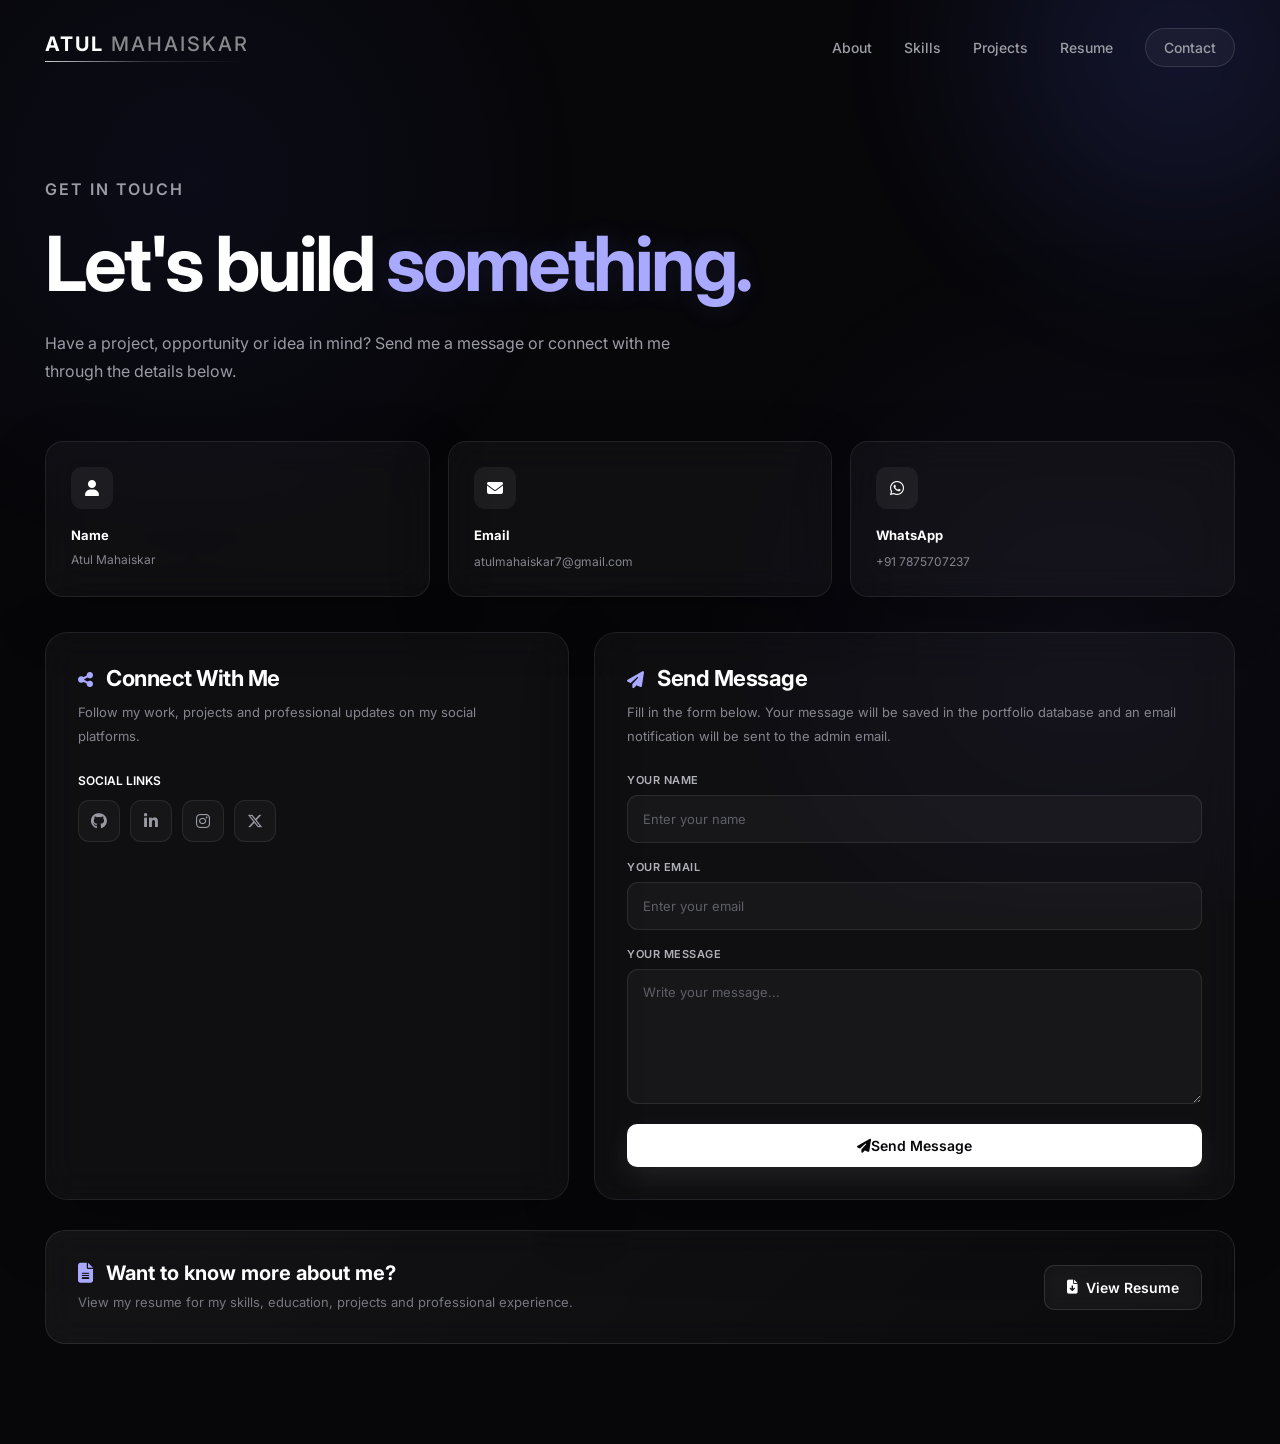
<file: frontend/contact.html>
<!DOCTYPE html>

<html lang="en">

<head>


<meta charset="UTF-8">

<meta name="viewport"
      content="width=device-width, initial-scale=1.0">

<meta name="description"
      content="Contact Atul Mahaiskar — Python, AI and Software Developer.">

<meta name="author"
      content="Atul Mahaiskar">

<meta name="keywords"
      content="Atul Mahaiskar, Contact, Python Developer, AI Developer, Software Developer">

<title>Contact | Atul Mahaiskar</title>


<!-- GOOGLE FONT -->

<link rel="preconnect"
      href="https://fonts.googleapis.com">

<link rel="preconnect"
      href="https://fonts.gstatic.com"
      crossorigin>

<link href="https://fonts.googleapis.com/css2?family=Inter:wght@400;500;600;700&display=swap"
      rel="stylesheet">


<!-- FONT AWESOME -->

<link rel="stylesheet"
      href="https://cdnjs.cloudflare.com/ajax/libs/font-awesome/6.5.2/css/all.min.css">


<!-- MAIN CSS -->

<link rel="stylesheet"
      href="css/style.css">

<link rel="stylesheet"
      href="css/responsive.css">


<style>

    /* =========================================
       CONTACT PAGE
    ========================================== */

    .contact-page {
        width: 100%;
        max-width: 1250px;
        margin: 0 auto;
        padding: 80px 30px 100px;
    }


    /* =========================================
       HEADER
    ========================================== */

    .contact-header {
        max-width: 800px;
        margin-bottom: 55px;
    }

    .contact-label {
        color: #85858e;
        font-size: 12px;
        font-weight: 600;
        letter-spacing: 2px;
        margin-bottom: 20px;
    }

    .contact-header h1 {
        font-size: clamp(48px, 6vw, 76px);
        line-height: 1.05;
        letter-spacing: -3px;
        margin-bottom: 25px;
    }

    .contact-header h1 span {
        color: #a9a9ff;
        text-shadow: 0 0 30px rgba(120, 120, 255, 0.12);
    }

    .contact-header p {
        max-width: 680px;
        color: #9b9ba5;
        font-size: 16px;
        line-height: 1.8;
    }


    /* =========================================
       CONTACT INFORMATION
    ========================================== */

    .contact-info-grid {
        display: grid;
        grid-template-columns: repeat(3, 1fr);
        gap: 18px;
        margin-bottom: 35px;
    }

    .contact-info-card {
        position: relative;
        padding: 25px;
        min-height: 155px;

        border: 1px solid rgba(255,255,255,0.08);
        border-radius: 18px;

        background: rgba(255,255,255,0.035);

        backdrop-filter: blur(18px);
        -webkit-backdrop-filter: blur(18px);

        box-shadow: 0 20px 60px rgba(0,0,0,0.22);

        overflow: hidden;

        transition: 0.3s ease;
    }

    .contact-info-card:hover {
        transform: translateY(-5px);
        border-color: rgba(255,255,255,0.17);
        background: rgba(255,255,255,0.05);
    }

    .contact-icon {
        width: 42px;
        height: 42px;

        display: flex;
        align-items: center;
        justify-content: center;

        border-radius: 11px;

        background: rgba(255,255,255,0.06);

        color: #ffffff;

        margin-bottom: 18px;
    }

    .contact-info-card h3 {
        font-size: 13px;
        margin-bottom: 7px;
    }

    .contact-info-card a,
    .contact-info-card p {
        margin: 0;

        color: #85858e;

        font-size: 12px;
        line-height: 1.6;

        text-decoration: none;

        word-break: break-word;
    }

    .contact-info-card a:hover {
        color: #ffffff;
    }


    /* =========================================
       MAIN GRID
    ========================================== */

    .contact-grid {
        display: grid;

        grid-template-columns:
            0.9fr
            1.1fr;

        gap: 25px;
    }


    /* =========================================
       GLASS CARD
    ========================================== */

    .contact-card {
        position: relative;

        padding: 32px;

        border: 1px solid rgba(255,255,255,0.08);
        border-radius: 22px;

        background: rgba(255,255,255,0.035);

        backdrop-filter: blur(18px);
        -webkit-backdrop-filter: blur(18px);

        box-shadow: 0 25px 70px rgba(0,0,0,0.25);

        overflow: hidden;
    }

    .contact-card h2 {
        position: relative;

        font-size: 22px;

        margin-bottom: 10px;

        letter-spacing: -0.5px;
    }

    .contact-card h2 i {
        color: #a9a9ff;
        font-size: 17px;
        margin-right: 9px;
    }

    .contact-card-description {
        color: #85858e;

        font-size: 13px;

        line-height: 1.8;

        margin-bottom: 25px;
    }


    /* =========================================
       SOCIAL LINKS
    ========================================== */

    .social-title {
        color: #ffffff;

        font-size: 12px;

        font-weight: 600;

        margin-bottom: 12px;
    }

    .contact-social {
        display: flex;
        flex-wrap: wrap;
        gap: 10px;
    }

    .contact-social a {
        width: 42px;
        height: 42px;

        display: flex;

        align-items: center;
        justify-content: center;

        border: 1px solid rgba(255,255,255,0.08);

        border-radius: 11px;

        background: rgba(255,255,255,0.03);

        color: #9999a3;

        text-decoration: none;

        transition: 0.3s ease;
    }

    .contact-social a:hover {
        color: #ffffff;

        border-color: rgba(255,255,255,0.22);

        background: rgba(255,255,255,0.08);

        transform: translateY(-4px);
    }


    /* =========================================
       FORM
    ========================================== */

    .contact-form {
        display: grid;
        gap: 17px;
    }

    .form-group {
        display: grid;
        gap: 8px;
    }

    .form-group label {
        color: #b0b0b8;

        font-size: 11px;

        font-weight: 600;

        letter-spacing: 0.5px;
    }

    .form-group input,
    .form-group textarea {
        width: 100%;

        box-sizing: border-box;

        border: 1px solid rgba(255,255,255,0.09);

        border-radius: 11px;

        background: rgba(255,255,255,0.035);

        color: #ffffff;

        font-family: "Inter", sans-serif;

        font-size: 13px;

        outline: none;

        transition: 0.3s ease;
    }

    .form-group input {
        height: 48px;

        padding: 0 15px;
    }

    .form-group textarea {
        min-height: 135px;

        resize: vertical;

        padding: 14px 15px;
    }

    .form-group input::placeholder,
    .form-group textarea::placeholder {
        color: #5f5f68;
    }

    .form-group input:focus,
    .form-group textarea:focus {
        border-color: rgba(169,169,255,0.45);

        background: rgba(255,255,255,0.05);

        box-shadow:
            0 0 0 3px rgba(130,130,255,0.06);
    }

    .send-message-btn {
        width: 100%;

        border: none;

        cursor: pointer;

        font-family: "Inter", sans-serif;

        margin-top: 3px;
    }


    /* =========================================
       FORM STATUS
    ========================================== */

    #formStatus {
        display: none;

        padding: 13px 15px;

        border-radius: 10px;

        font-size: 12px;

        line-height: 1.5;

        margin-top: 3px;
    }

    #formStatus.success {
        display: block;

        background: rgba(40,200,120,0.08);

        border: 1px solid rgba(40,200,120,0.20);

        color: #75e0a9;
    }

    #formStatus.error {
        display: block;

        background: rgba(255,70,70,0.08);

        border: 1px solid rgba(255,70,70,0.20);

        color: #ff9999;
    }


    /* =========================================
       RESUME
    ========================================== */

    .resume-section {
        margin-top: 30px;

        padding: 30px 32px;

        display: flex;

        align-items: center;

        justify-content: space-between;

        gap: 25px;

        border: 1px solid rgba(255,255,255,0.09);

        border-radius: 20px;

        background:
            linear-gradient(
                135deg,
                rgba(255,255,255,0.055),
                rgba(255,255,255,0.02)
            );

        backdrop-filter: blur(15px);
    }

    .resume-content h2 {
        font-size: 20px;
        margin-bottom: 7px;
    }

    .resume-content h2 i {
        color: #a9a9ff;
        margin-right: 8px;
    }

    .resume-content p {
        color: #777780;
        font-size: 13px;
        line-height: 1.6;
    }


    /* =========================================
       FOOTER
    ========================================== */

    .contact-footer {
        text-align: center;

        color: #55555e;

        font-size: 11px;

        margin-top: 55px;
    }


    /* =========================================
       TABLET
    ========================================== */

    @media (max-width: 900px) {

        .contact-info-grid {
            grid-template-columns: 1fr;
        }

        .contact-grid {
            grid-template-columns: 1fr;
        }

    }


    /* =========================================
       MOBILE
    ========================================== */

    @media (max-width: 550px) {

        .contact-page {
            padding: 50px 18px 65px;
        }

        .contact-header h1 {
            font-size: 44px;
            letter-spacing: -2px;
        }

        .contact-header p {
            font-size: 14px;
        }

        .contact-card {
            padding: 24px;
        }

        .contact-info-card {
            padding: 22px;
        }

        .resume-section {
            flex-direction: column;
            align-items: flex-start;
            padding: 25px;
        }

        .resume-button {
            width: 100%;
        }

        .resume-button .btn {
            width: 100%;
        }

    }

</style>


</head>

<body>


<!-- BACKGROUND -->

<div class="background-glow"></div>


<!-- NAVIGATION -->

<header class="navbar">

    <a href="index.html"
       class="brand"
       aria-label="Atul Mahaiskar - Home">

        <span class="brand-name">

            <span class="brand-atul">
                ATUL
            </span>

            <span class="brand-space"></span>

            <span class="brand-mahaiskar">
                MAHAISKAR
            </span>

        </span>

        <span class="brand-line"></span>

    </a>


    <nav class="nav-links"
         aria-label="Main navigation">

        <a href="about.html">
            About
        </a>

        <a href="skills.html">
            Skills
        </a>

        <a href="projects.html">
            Projects
        </a>

        <a href="resume.html">
            Resume
        </a>

        <a href="contact.html"
           class="nav-contact active">
            Contact
        </a>

    </nav>

</header>


<!-- MAIN -->

<main class="contact-page">


    <!-- HEADER -->

    <section class="contact-header">

        <p class="contact-label">
            GET IN TOUCH
        </p>

        <h1>
            Let's build
            <span>something.</span>
        </h1>

        <p>
            Have a project, opportunity or idea in mind?
            Send me a message or connect with me through
            the details below.
        </p>

    </section>


    <!-- CONTACT INFORMATION -->

    <section class="contact-info-grid">


        <!-- NAME -->

        <article class="contact-info-card">

            <div class="contact-icon">

                <i class="fa-solid fa-user"></i>

            </div>

            <h3>
                Name
            </h3>

            <p>
                Atul Mahaiskar
            </p>

        </article>


        <!-- EMAIL -->

        <article class="contact-info-card">

            <div class="contact-icon">

                <i class="fa-solid fa-envelope"></i>

            </div>

            <h3>
                Email
            </h3>

            <a href="mailto:atulmahaiskar7@gmail.com">
                atulmahaiskar7@gmail.com
            </a>

        </article>


        <!-- WHATSAPP -->

        <article class="contact-info-card">

            <div class="contact-icon">

                <i class="fa-brands fa-whatsapp"></i>

            </div>

            <h3>
                WhatsApp
            </h3>

            <a href="https://wa.me/917875707237"
               target="_blank"
               rel="noopener noreferrer">

                +91 7875707237

            </a>

        </article>


    </section>


    <!-- CONTACT GRID -->

    <section class="contact-grid">


        <!-- SOCIAL -->

        <article class="contact-card">

            <h2>

                <i class="fa-solid fa-share-nodes"></i>

                Connect With Me

            </h2>


            <p class="contact-card-description">

                Follow my work, projects and
                professional updates on my
                social platforms.

            </p>


            <p class="social-title">
                SOCIAL LINKS
            </p>


            <div class="contact-social">


                <!-- GitHub -->

                <a href="https://github.com/atuljain7717"
                   target="_blank"
                   rel="noopener noreferrer"
                   aria-label="GitHub">

                    <i class="fa-brands fa-github"></i>

                </a>


                <!-- LinkedIn -->

                <a href="https://www.linkedin.com/"
                   target="_blank"
                   rel="noopener noreferrer"
                   aria-label="LinkedIn">

                    <i class="fa-brands fa-linkedin-in"></i>

                </a>


                <!-- Instagram -->

                <a href="https://www.instagram.com/"
                   target="_blank"
                   rel="noopener noreferrer"
                   aria-label="Instagram">

                    <i class="fa-brands fa-instagram"></i>

                </a>


                <!-- X -->

                <a href="https://x.com/"
                   target="_blank"
                   rel="noopener noreferrer"
                   aria-label="X">

                    <i class="fa-brands fa-x-twitter"></i>

                </a>


            </div>

        </article>


        <!-- SEND MESSAGE -->

        <article class="contact-card">

            <h2>

                <i class="fa-solid fa-paper-plane"></i>

                Send Message

            </h2>


            <p class="contact-card-description">

                Fill in the form below.
                Your message will be saved in
                the portfolio database and an
                email notification will be sent
                to the admin email.

            </p>


            <!-- CONTACT FORM -->

            <form id="contactForm"
                  class="contact-form">


                <!-- NAME -->

                <div class="form-group">

                    <label for="name">
                        YOUR NAME
                    </label>

                    <input
                        type="text"
                        id="name"
                        name="name"
                        placeholder="Enter your name"
                        autocomplete="name"
                        maxlength="100"
                        required>

                </div>


                <!-- EMAIL -->

                <div class="form-group">

                    <label for="email">
                        YOUR EMAIL
                    </label>

                    <input
                        type="email"
                        id="email"
                        name="email"
                        placeholder="Enter your email"
                        autocomplete="email"
                        required>

                </div>


                <!-- MESSAGE -->

                <div class="form-group">

                    <label for="message">
                        YOUR MESSAGE
                    </label>

                    <textarea
                        id="message"
                        name="message"
                        placeholder="Write your message..."
                        maxlength="5000"
                        required></textarea>

                </div>


                <!-- STATUS -->

                <div id="formStatus"></div>


                <!-- SEND BUTTON -->

                <button
                    type="submit"
                    id="sendMessageBtn"
                    class="btn btn-primary send-message-btn">

                    <i class="fa-solid fa-paper-plane"></i>

                    <span>
                        Send Message
                    </span>

                </button>


            </form>

        </article>


    </section>


    <!-- RESUME -->

    <section class="resume-section">


        <div class="resume-content">

            <h2>

                <i class="fa-solid fa-file-lines"></i>

                Want to know more about me?

            </h2>

            <p>

                View my resume for my skills,
                education, projects and
                professional experience.

            </p>

        </div>


        <div class="resume-button">

            <a href="assets/Atul-Mahaiskar-Resume.pdf"
               class="btn btn-secondary"
               target="_blank"
               rel="noopener noreferrer">

                <i class="fa-solid fa-file-arrow-down"></i>

                &nbsp; View Resume

            </a>

        </div>


    </section>


</main>


<!-- MAIN JAVASCRIPT -->

<script src="js/main.js"></script>


<!-- CONTACT FORM JAVASCRIPT -->

<script src="js/contact.js"></script>


</body>

</html>
</file>
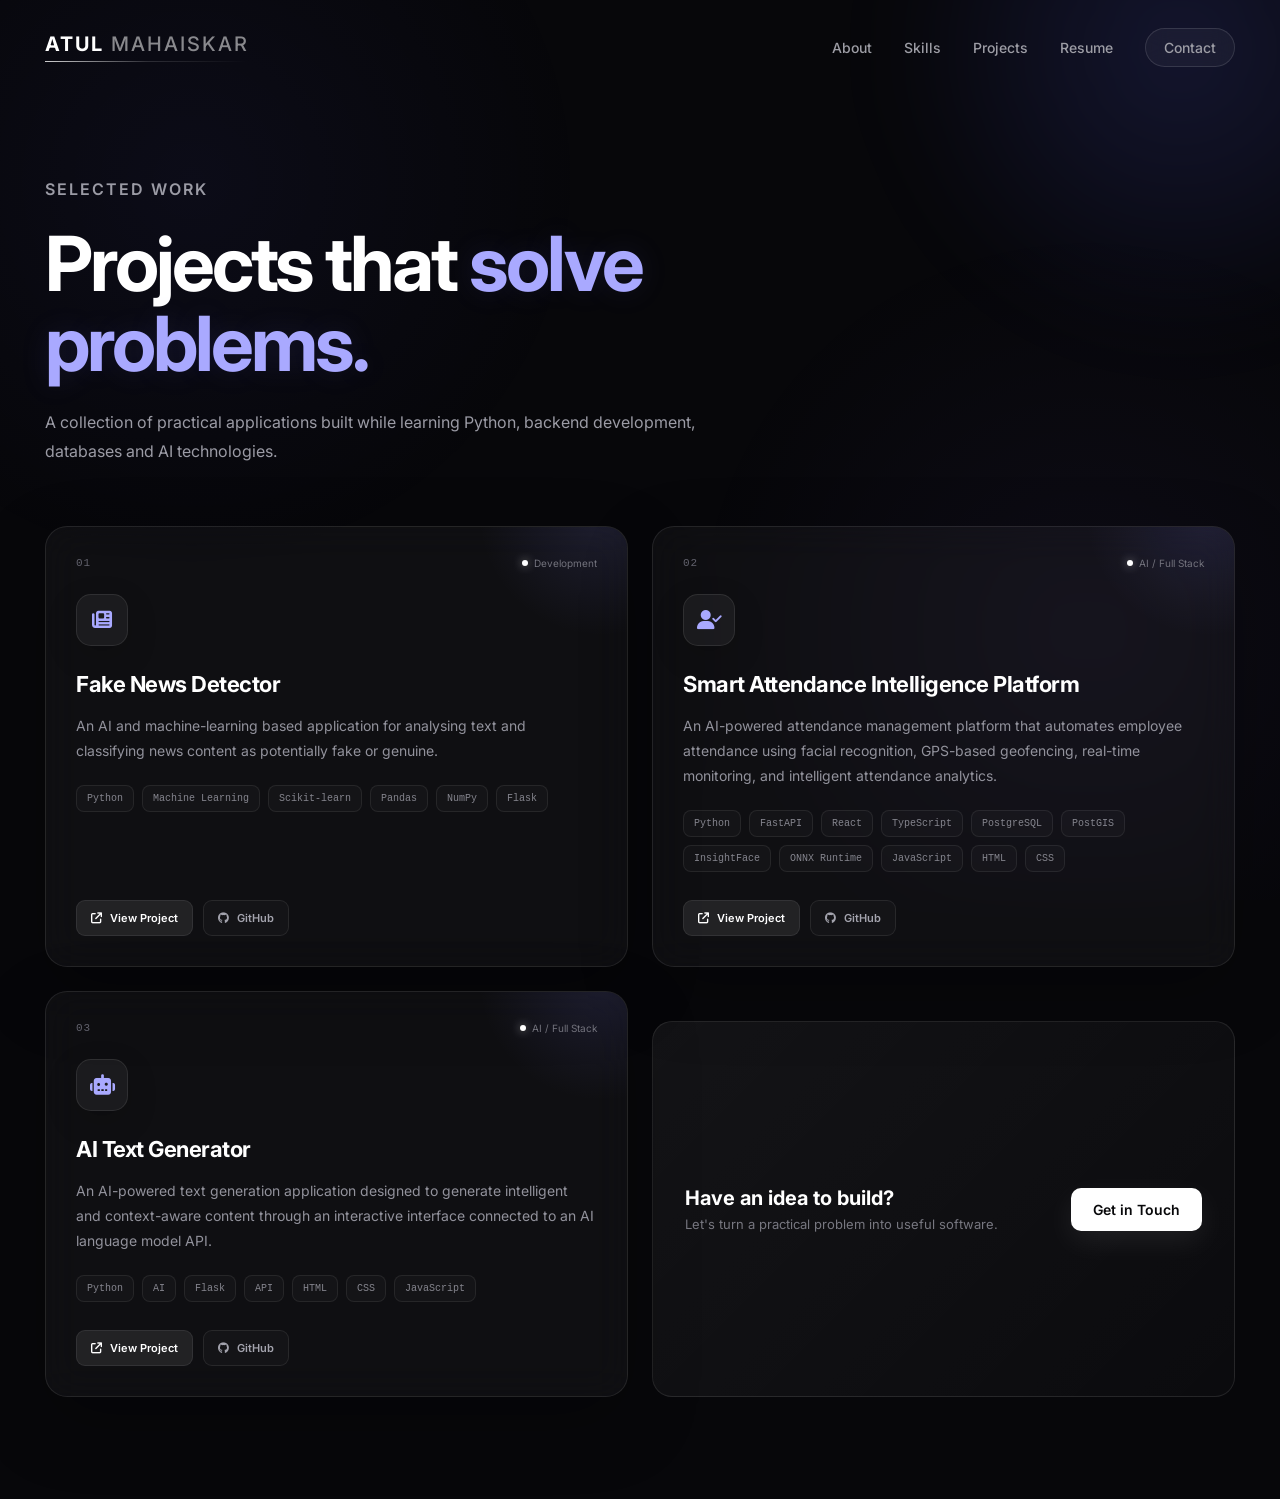
<file: frontend/projects.html>
<!DOCTYPE html>
<html lang="en">

<head>

    <!-- =========================================
         DOCUMENT SETUP
    ========================================== -->

    <meta charset="UTF-8">

    <meta name="viewport"
          content="width=device-width, initial-scale=1.0">


    <!-- =========================================
         SEO
    ========================================== -->

    <meta name="description"
          content="Projects by Atul Mahaiskar — Python, AI, Flask, backend and software development projects.">

    <meta name="author"
          content="Atul Mahaiskar">

    <meta name="keywords"
          content="Atul Mahaiskar Projects, Python Projects, AI Projects, Flask Projects, Software Development">


    <!-- =========================================
         TITLE
    ========================================== -->

    <title>
        Projects | Atul Mahaiskar
    </title>


    <!-- =========================================
         GOOGLE FONT
    ========================================== -->

    <link rel="preconnect"
          href="https://fonts.googleapis.com">

    <link rel="preconnect"
          href="https://fonts.gstatic.com"
          crossorigin>

    <link href="https://fonts.googleapis.com/css2?family=Inter:wght@400;500;600;700&display=swap"
          rel="stylesheet">


    <!-- =========================================
         FONT AWESOME
    ========================================== -->

    <link rel="stylesheet"
          href="https://cdnjs.cloudflare.com/ajax/libs/font-awesome/6.5.2/css/all.min.css">


    <!-- =========================================
         MAIN CSS
    ========================================== -->

    <link rel="stylesheet"
          href="css/style.css">

    <link rel="stylesheet"
          href="css/responsive.css">


    <!-- =========================================
         PROJECT PAGE CSS
    ========================================== -->

    <style>

        /* =========================================
           PROJECT PAGE
        ========================================= */

        .projects-page {
            width: 100%;
            max-width: 1250px;

            margin: 0 auto;

            padding: 80px 30px 100px;
        }


        /* =========================================
           PAGE HEADER
        ========================================= */

        .projects-header {
            max-width: 800px;

            margin-bottom: 60px;
        }

        .projects-label {
            color: #85858e;

            font-size: 12px;
            font-weight: 600;

            letter-spacing: 2px;

            margin-bottom: 20px;
        }

        .projects-header h1 {
            font-size: clamp(48px, 6vw, 76px);

            line-height: 1.05;

            letter-spacing: -3px;

            margin-bottom: 25px;
        }

        .projects-header h1 span {
            color: #a9a9ff;

            text-shadow:
                0 0 30px rgba(120, 120, 255, 0.12);
        }

        .projects-header p {
            max-width: 680px;

            color: #9b9ba5;

            font-size: 16px;

            line-height: 1.8;
        }


        /* =========================================
           PROJECT GRID
        ========================================== */

        .projects-grid {
            display: grid;

            grid-template-columns:
                repeat(2, minmax(0, 1fr));

            gap: 24px;
        }


        /* =========================================
           PROJECT CARD
        ========================================== */

        .project-card {
            position: relative;

            display: flex;

            flex-direction: column;

            min-height: 390px;

            padding: 30px;

            border:
                1px solid rgba(255, 255, 255, 0.09);

            border-radius: 22px;

            background:
                rgba(255, 255, 255, 0.035);

            backdrop-filter: blur(18px);
            -webkit-backdrop-filter: blur(18px);

            box-shadow:
                0 25px 70px rgba(0, 0, 0, 0.25);

            overflow: hidden;

            transition:
                transform 0.4s ease,
                border-color 0.4s ease,
                background 0.4s ease,
                box-shadow 0.4s ease;
        }


        /* =========================================
           CARD GLOW
        ========================================== */

        .project-card::before {
            content: "";

            position: absolute;

            width: 250px;
            height: 250px;

            top: -140px;
            right: -100px;

            border-radius: 50%;

            background:
                radial-gradient(
                    circle,
                    rgba(130, 130, 255, 0.13),
                    transparent 70%
                );

            pointer-events: none;

            transition:
                transform 0.5s ease;
        }

        .project-card::after {
            content: "";

            position: absolute;

            left: 0;
            top: 0;

            width: 100%;
            height: 1px;

            background:
                linear-gradient(
                    90deg,
                    transparent,
                    rgba(255, 255, 255, 0.25),
                    transparent
                );

            opacity: 0;

            transition:
                opacity 0.4s ease;
        }


        /* =========================================
           CARD HOVER
        ========================================== */

        .project-card:hover {
            transform:
                translateY(-8px);

            border-color:
                rgba(255, 255, 255, 0.17);

            background:
                rgba(255, 255, 255, 0.055);

            box-shadow:
                0 35px 90px rgba(0, 0, 0, 0.35);
        }

        .project-card:hover::before {
            transform:
                scale(1.25);
        }

        .project-card:hover::after {
            opacity: 1;
        }


        /* =========================================
           PROJECT NUMBER
        ========================================== */

        .project-number {
            position: relative;

            z-index: 2;

            color: #62626d;

            font-size: 11px;

            font-family: monospace;

            letter-spacing: 1px;

            margin-bottom: 25px;
        }


        /* =========================================
           PROJECT ICON
        ========================================== */

        .project-icon {
            position: relative;

            z-index: 2;

            width: 52px;
            height: 52px;

            display: flex;

            align-items: center;
            justify-content: center;

            border:
                1px solid rgba(255, 255, 255, 0.09);

            border-radius: 15px;

            background:
                rgba(255, 255, 255, 0.05);

            color: #a9a9ff;

            font-size: 20px;

            margin-bottom: 24px;

            box-shadow:
                0 10px 30px rgba(0, 0, 0, 0.2);

            transition:
                transform 0.4s ease,
                background 0.4s ease;
        }

        .project-card:hover .project-icon {
            transform:
                translateY(-4px)
                rotate(-3deg);

            background:
                rgba(255, 255, 255, 0.08);
        }


        /* =========================================
           PROJECT TITLE
        ========================================== */

        .project-card h2 {
            position: relative;

            z-index: 2;

            font-size: 22px;

            line-height: 1.3;

            letter-spacing: -0.5px;

            margin-bottom: 14px;
        }


        /* =========================================
           PROJECT DESCRIPTION
        ========================================== */

        .project-description {
            position: relative;

            z-index: 2;

            color: #92929c;

            font-size: 14px;

            line-height: 1.8;

            max-width: 520px;
        }


        /* =========================================
           TECHNOLOGY TAGS
        ========================================== */

        .project-tech {
            position: relative;

            z-index: 2;

            display: flex;

            flex-wrap: wrap;

            gap: 8px;

            margin-top: 22px;
        }

        .project-tech span {
            padding:
                7px 10px;

            border:
                1px solid rgba(255, 255, 255, 0.07);

            border-radius: 8px;

            background:
                rgba(255, 255, 255, 0.025);

            color: #85858e;

            font-size: 10px;

            font-family: monospace;

            transition:
                0.3s ease;
        }

        .project-card:hover .project-tech span {
            border-color:
                rgba(255, 255, 255, 0.11);

            color: #aaaab3;
        }


        /* =========================================
           PROJECT ACTIONS
        ========================================== */

        .project-actions {
            position: relative;

            z-index: 2;

            display: flex;

            align-items: center;

            gap: 10px;

            margin-top: auto;

            padding-top: 28px;
        }

        .project-link {
            display: inline-flex;

            align-items: center;
            justify-content: center;

            gap: 8px;

            padding:
                10px 14px;

            border:
                1px solid rgba(255, 255, 255, 0.08);

            border-radius: 9px;

            background:
                rgba(255, 255, 255, 0.025);

            color: #a3a3ad;

            text-decoration: none;

            font-size: 11px;
            font-weight: 600;

            transition:
                0.3s ease;
        }

        .project-link:hover {
            color: #ffffff;

            border-color:
                rgba(255, 255, 255, 0.18);

            background:
                rgba(255, 255, 255, 0.07);

            transform:
                translateY(-2px);
        }

        .project-link.primary {
            background:
                rgba(255, 255, 255, 0.08);

            color: #ffffff;
        }


        /* =========================================
           PROJECT STATUS
        ========================================== */

        .project-status {
            position: absolute;

            top: 30px;
            right: 30px;

            z-index: 3;

            display: flex;

            align-items: center;

            gap: 6px;

            color: #73737d;

            font-size: 10px;
        }

        .project-status-dot {
            width: 6px;
            height: 6px;

            border-radius: 50%;

            background: #ffffff;

            box-shadow:
                0 0 10px rgba(255, 255, 255, 0.5);

            animation:
                projectPulse 2s ease-in-out infinite;
        }


        /* =========================================
           FEATURED PROJECT
        ========================================== */

        .project-card.featured {
            grid-column:
                span 2;

            min-height: 330px;

            display: grid;

            grid-template-columns:
                70px
                1fr
                auto;

            gap: 25px;

            align-items: start;
        }

        .featured .project-number {
            margin-top: 5px;

            margin-bottom: 0;
        }

        .featured-content {
            position: relative;

            z-index: 2;
        }

        .featured .project-icon {
            margin-bottom: 0;
        }

        .featured .project-actions {
            margin-top: 0;

            padding-top: 0;

            align-self: end;
        }


        /* =========================================
           SECTION CTA
        ========================================== */

        .projects-cta {
            margin-top: 30px;

            display: flex;

            align-items: center;
            justify-content: space-between;

            gap: 25px;

            padding:
                28px 32px;

            border:
                1px solid rgba(255, 255, 255, 0.09);

            border-radius: 20px;

            background:
                linear-gradient(
                    135deg,
                    rgba(255, 255, 255, 0.055),
                    rgba(255, 255, 255, 0.02)
                );
        }

        .projects-cta h2 {
            font-size: 20px;

            margin-bottom: 6px;
        }

        .projects-cta p {
            color: #777780;

            font-size: 13px;
        }


        /* =========================================
           PROJECT ANIMATION
        ========================================== */

        @keyframes projectPulse {

            0%,
            100% {
                opacity: 0.4;

                transform:
                    scale(0.8);
            }

            50% {
                opacity: 1;

                transform:
                    scale(1.2);
            }

        }


        /* =========================================
           TABLET
        ========================================== */

        @media (max-width: 900px) {

            .projects-page {
                padding:
                    65px 25px 85px;
            }

            .projects-grid {
                grid-template-columns: 1fr;
            }

            .project-card.featured {
                grid-column: span 1;

                display: flex;

                flex-direction: column;

                min-height: 390px;
            }

            .featured .project-number {
                margin-bottom: 25px;
            }

            .featured .project-icon {
                margin-bottom: 24px;
            }

            .featured .project-actions {
                margin-top: auto;

                padding-top: 28px;

                align-self: auto;
            }

        }


        /* =========================================
           MOBILE
        ========================================== */

        @media (max-width: 550px) {

            .projects-page {
                padding:
                    50px 18px 65px;
            }

            .projects-header {
                margin-bottom: 40px;
            }

            .projects-header h1 {
                font-size: 44px;

                letter-spacing: -2px;
            }

            .projects-header p {
                font-size: 14px;
            }

            .project-card {
                min-height: 380px;

                padding: 24px;

                border-radius: 18px;
            }

            .project-status {
                top: 24px;
                right: 24px;
            }

            .project-card h2 {
                font-size: 20px;
            }

            .project-description {
                font-size: 13px;
            }

            .project-actions {
                flex-wrap: wrap;
            }

            .projects-cta {
                flex-direction: column;

                align-items: flex-start;

                padding: 24px;
            }

        }


        /* =========================================
           REDUCED MOTION
        ========================================== */

        @media (prefers-reduced-motion: reduce) {

            .project-card,
            .project-link,
            .project-icon {
                transition: none;
            }

            .project-status-dot {
                animation: none;
            }

        }

    </style>

</head>


<body>


<!-- =========================================
     BACKGROUND
========================================== -->

<div class="background-glow"></div>


<!-- =========================================
     NAVIGATION
========================================== -->

<header class="navbar">

    <!-- PREMIUM WORDMARK -->

    <a href="index.html"
       class="brand"
       aria-label="Atul Mahaiskar - Home">

        <span class="brand-name">

            <span class="brand-atul">
                ATUL
            </span>

            <span class="brand-space"></span>

            <span class="brand-mahaiskar">
                MAHAISKAR
            </span>

        </span>

        <span class="brand-line"></span>

    </a>


    <!-- NAVIGATION -->

    <nav class="nav-links"
         aria-label="Main navigation">

        <a href="about.html">
            About
        </a>

        <a href="skills.html">
            Skills
        </a>

        <a href="projects.html"
           class="active">
            Projects
        </a>

        <a href="resume.html">
            Resume
        </a>

        <a href="contact.html"
           class="nav-contact">
            Contact
        </a>

    </nav>

</header>



<!-- =========================================
     MAIN CONTENT
========================================== -->

<main class="projects-page">


    <!-- =========================================
         PROJECT HEADER
    ========================================== -->

    <section class="projects-header">

        <p class="projects-label">
            SELECTED WORK
        </p>

        <h1>
            Projects that
            <span>solve problems.</span>
        </h1>

        <p>
            A collection of practical applications built
            while learning Python, backend development,
            databases and AI technologies.
        </p>

    </section>



    <!-- =========================================
         PROJECT GRID
    ========================================== -->

    <section class="projects-grid"
             aria-label="Projects">

        <!-- =====================================
             PROJECT 01
        ====================================== -->

        <article class="project-card">

            <div class="project-number">
                01
            </div>

            <div class="project-icon">

                <i class="fa-solid fa-newspaper"></i>

            </div>

            <h2>
                Fake News Detector
            </h2>

            <p class="project-description">
                An AI and machine-learning based application
                for analysing text and classifying news content
                as potentially fake or genuine.
            </p>


            <div class="project-tech">

                <span>Python</span>
                <span>Machine Learning</span>
                <span>Scikit-learn</span>
                <span>Pandas</span>
                <span>NumPy</span>
                <span>Flask</span>

            </div>


            <div class="project-actions">

                <a href="https://Mhaiskar.pythonanywhere.com"
                   class="project-link primary">

                    <i class="fa-solid fa-arrow-up-right-from-square"></i>

                    View Project

                </a>

                <a href="https://github.com/atuljain7717/Fake_news_detector"
                   class="project-link">

                    <i class="fa-brands fa-github"></i>

                    GitHub

                </a>

            </div>


            <div class="project-status">

                <span class="project-status-dot"></span>

                Development

            </div>

        </article>


<!-- =====================================
     PROJECT 02
====================================== -->

<article class="project-card">


<div class="project-number">
    02
</div>

<div class="project-icon">
    <i class="fa-solid fa-user-check"></i>
</div>

<h2>
    Smart Attendance Intelligence Platform
</h2>

<p class="project-description">
    An AI-powered attendance management platform that
    automates employee attendance using facial recognition,
    GPS-based geofencing, real-time monitoring, and
    intelligent attendance analytics.
</p>

<div class="project-tech">

    <span>Python</span>
    <span>FastAPI</span>
    <span>React</span>
    <span>TypeScript</span>
    <span>PostgreSQL</span>
    <span>PostGIS</span>
    <span>InsightFace</span>
    <span>ONNX Runtime</span>
    <span>JavaScript</span>
    <span>HTML</span>
    <span>CSS</span>

</div>

<div class="project-actions">

    <a href="https://smart-intelligence-attendance-platf.vercel.app/"
       class="project-link primary"
       target="_blank"
       rel="noopener noreferrer">

        <i class="fa-solid fa-arrow-up-right-from-square"></i>

        View Project

    </a>

    <a href="https://github.com/atuljain7717/Smart-attendance-intelligence"
       class="project-link"
       target="_blank"
       rel="noopener noreferrer">

        <i class="fa-brands fa-github"></i>

        GitHub

    </a>

</div>

<div class="project-status">

    <span class="project-status-dot"></span>

    AI / Full Stack

</div>

</article>


     <!-- =====================================
     PROJECT 03
====================================== -->

<article class="project-card">


<div class="project-number">
    03
</div>

<div class="project-icon">

    <i class="fa-solid fa-robot"></i>

</div>

<h2>
    AI Text Generator
</h2>

<p class="project-description">
    An AI-powered text generation application designed
    to generate intelligent and context-aware content
    through an interactive interface connected to an
    AI language model API.
</p>


<div class="project-tech">

    <span>Python</span>
    <span>AI</span>
    <span>Flask</span>
    <span>API</span>
    <span>HTML</span>
    <span>CSS</span>
    <span>JavaScript</span>

</div>


<div class="project-actions">

    <a href="https://ai-text-generator-neon.vercel.app/"
       class="project-link primary"
       target="_blank"
       rel="noopener noreferrer">

        <i class="fa-solid fa-arrow-up-right-from-square"></i>

        View Project

    </a>

    <a href="https://github.com/atuljain7717/Ai_text_generator"
       class="project-link"
       target="_blank"
       rel="noopener noreferrer">

        <i class="fa-brands fa-github"></i>

        GitHub

    </a>

</div>


<div class="project-status">

    <span class="project-status-dot"></span>

    AI / Full Stack

</div>


</article>




    <!-- =========================================
         CTA
    ========================================== -->

    <section class="projects-cta">

        <div>

            <h2>
                Have an idea to build?
            </h2>

            <p>
                Let's turn a practical problem into useful software.
            </p>

        </div>


        <a href="contact.html"
           class="btn btn-primary">

            Get in Touch

        </a>

    </section>


</main>



<!-- =========================================
     JAVASCRIPT
========================================== -->

<script src="js/main.js"></script>


</body>

</html>
</file>
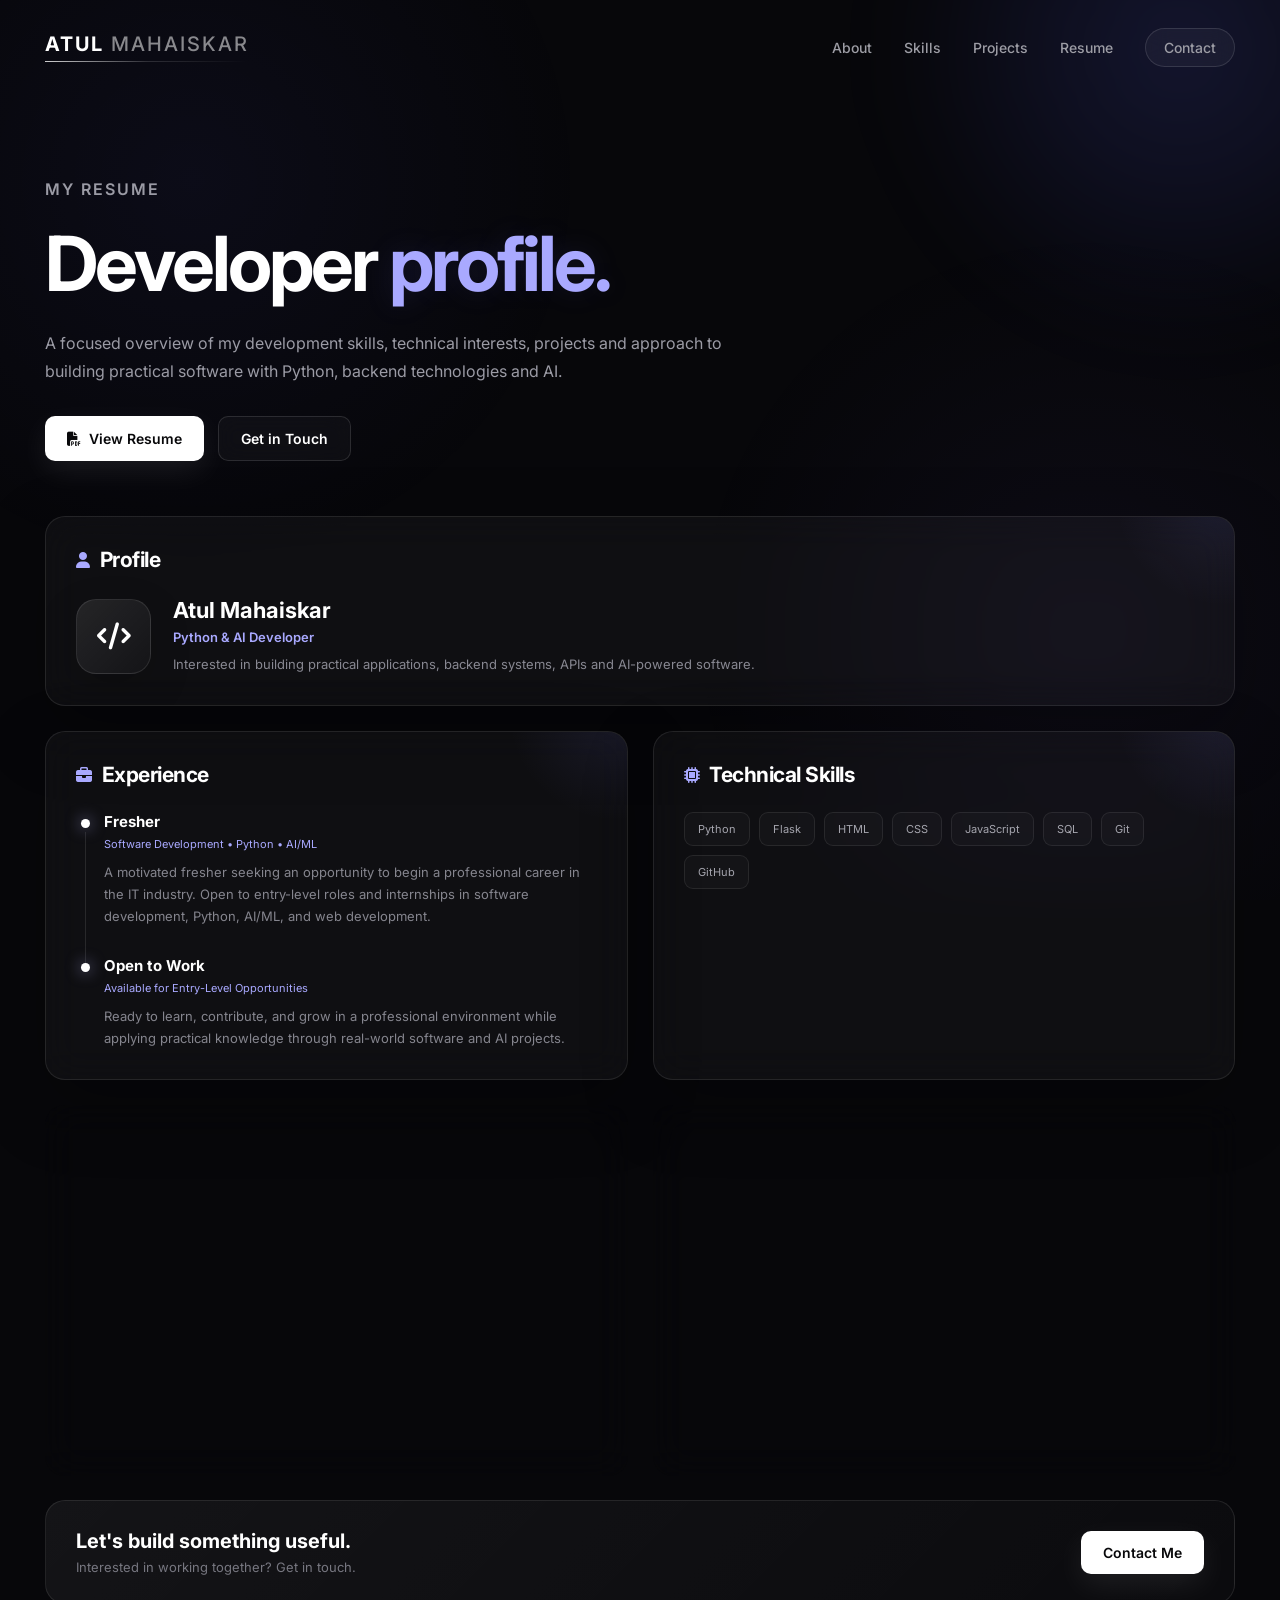
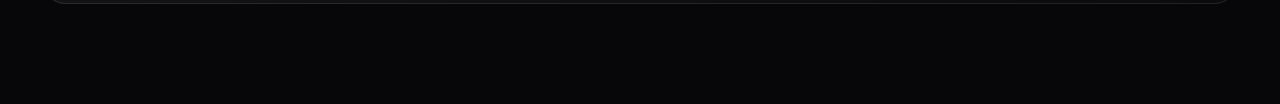
<file: frontend/resume.html>
<!DOCTYPE html>
<html lang="en">

<head>

    <!-- =========================================
         DOCUMENT SETUP
    ========================================== -->

    <meta charset="UTF-8">

    <meta name="viewport"
          content="width=device-width, initial-scale=1.0">


    <!-- =========================================
         SEO
    ========================================== -->

    <meta name="description"
          content="Resume of Atul Mahaiskar — Python, AI and Software Developer.">

    <meta name="author"
          content="Atul Mahaiskar">

    <meta name="keywords"
          content="Atul Mahaiskar Resume, Python Developer Resume, AI Developer, Software Developer">


    <!-- =========================================
         TITLE
    ========================================== -->

    <title>
        Resume | Atul Mahaiskar
    </title>


    <!-- =========================================
         GOOGLE FONT
    ========================================== -->

    <link rel="preconnect"
          href="https://fonts.googleapis.com">

    <link rel="preconnect"
          href="https://fonts.gstatic.com"
          crossorigin>

    <link href="https://fonts.googleapis.com/css2?family=Inter:wght@400;500;600;700&display=swap"
          rel="stylesheet">


    <!-- =========================================
         ICONS
    ========================================== -->

    <link rel="stylesheet"
          href="https://cdnjs.cloudflare.com/ajax/libs/font-awesome/6.5.2/css/all.min.css">


    <!-- =========================================
         MAIN CSS
    ========================================== -->

    <link rel="stylesheet"
          href="css/style.css">

    <link rel="stylesheet"
          href="css/responsive.css">


    <!-- =========================================
         RESUME PAGE CSS
    ========================================== -->

    <style>

        /* =========================================
           RESUME PAGE
        ========================================= */

        .resume-page {
            width: 100%;
            max-width: 1250px;

            margin: 0 auto;

            padding: 80px 30px 100px;
        }


        /* =========================================
           PAGE HEADER
        ========================================= */

        .resume-header {
            max-width: 850px;

            margin-bottom: 55px;
        }

        .resume-label {
            color: #85858e;

            font-size: 12px;
            font-weight: 600;

            letter-spacing: 2px;

            margin-bottom: 20px;
        }

        .resume-header h1 {
            font-size: clamp(48px, 6vw, 76px);

            line-height: 1.05;

            letter-spacing: -3px;

            margin-bottom: 25px;
        }

        .resume-header h1 span {
            color: #a9a9ff;

            text-shadow:
                0 0 30px rgba(120, 120, 255, 0.12);
        }

        .resume-header p {
            max-width: 700px;

            color: #9b9ba5;

            font-size: 16px;

            line-height: 1.8;
        }


        /* =========================================
           RESUME ACTIONS
        ========================================== */

        .resume-actions {
            display: flex;

            gap: 14px;

            margin-top: 30px;

            flex-wrap: wrap;
        }


        /* =========================================
           RESUME GRID
        ========================================== */

        .resume-grid {
            display: grid;

            grid-template-columns:
                1fr 1fr;

            gap: 25px;
        }


        /* =========================================
           RESUME CARD
        ========================================== */

        .resume-card {
            position: relative;

            padding: 30px;

            border:
                1px solid rgba(255, 255, 255, 0.09);

            border-radius: 20px;

            background:
                rgba(255, 255, 255, 0.035);

            backdrop-filter: blur(18px);
            -webkit-backdrop-filter: blur(18px);

            box-shadow:
                0 25px 70px rgba(0, 0, 0, 0.25);

            overflow: hidden;
        }

        .resume-card::before {
            content: "";

            position: absolute;

            width: 220px;
            height: 220px;

            top: -130px;
            right: -100px;

            border-radius: 50%;

            background:
                radial-gradient(
                    circle,
                    rgba(130, 130, 255, 0.10),
                    transparent 70%
                );

            pointer-events: none;
        }


        /* =========================================
           CARD HEADING
        ========================================== */

        .resume-card h2 {
            position: relative;

            display: flex;

            align-items: center;

            gap: 10px;

            margin-bottom: 25px;

            font-size: 21px;

            letter-spacing: -0.5px;
        }

        .resume-card h2 i {
            color: #a9a9ff;

            font-size: 16px;
        }


        /* =========================================
           PROFILE CARD
        ========================================== */

        .resume-profile {
            grid-column: 1 / -1;
        }

        .profile-content {
            position: relative;

            display: grid;

            grid-template-columns:
                auto 1fr;

            gap: 22px;

            align-items: center;
        }

        .profile-icon {
            width: 75px;
            height: 75px;

            display: flex;

            align-items: center;
            justify-content: center;

            border-radius: 20px;

            border:
                1px solid rgba(255, 255, 255, 0.10);

            background:
                linear-gradient(
                    135deg,
                    rgba(255, 255, 255, 0.09),
                    rgba(255, 255, 255, 0.025)
                );

            color: #ffffff;

            font-size: 27px;

            box-shadow:
                0 15px 40px rgba(0, 0, 0, 0.20);
        }

        .profile-content h3 {
            margin-bottom: 6px;

            font-size: 22px;
        }

        .profile-role {
            color: #a9a9ff;

            font-size: 13px;

            font-weight: 600;

            margin-bottom: 8px;
        }

        .profile-content p {
            color: #888892;

            font-size: 13px;

            line-height: 1.7;
        }


        /* =========================================
           TIMELINE
        ========================================== */

        .resume-timeline {
            position: relative;

            display: grid;

            gap: 28px;
        }

        .timeline-item {
            position: relative;

            padding-left: 28px;
        }

        .timeline-item::before {
            content: "";

            position: absolute;

            left: 5px;
            top: 7px;

            width: 9px;
            height: 9px;

            border-radius: 50%;

            background: #ffffff;

            box-shadow:
                0 0 15px rgba(180, 180, 255, 0.65);
        }

        .timeline-item::after {
            content: "";

            position: absolute;

            left: 9px;
            top: 20px;

            width: 1px;

            height: calc(100% + 18px);

            background:
                rgba(255, 255, 255, 0.10);
        }

        .timeline-item:last-child::after {
            display: none;
        }

        .timeline-item h3 {
            font-size: 15px;

            margin-bottom: 6px;
        }

        .timeline-meta {
            color: #a9a9ff;

            font-size: 11px;

            margin-bottom: 10px;
        }

        .timeline-item p {
            color: #85858e;

            font-size: 13px;

            line-height: 1.7;
        }


        /* =========================================
           SKILL TAGS
        ========================================== */

        .resume-tags {
            display: flex;

            flex-wrap: wrap;

            gap: 9px;
        }

        .resume-tag {
            padding: 9px 13px;

            border:
                1px solid rgba(255, 255, 255, 0.08);

            border-radius: 9px;

            background:
                rgba(255, 255, 255, 0.025);

            color: #a5a5ae;

            font-size: 11px;

            transition:
                0.3s ease;
        }

        .resume-tag:hover {
            color: #ffffff;

            border-color:
                rgba(255, 255, 255, 0.18);

            background:
                rgba(255, 255, 255, 0.06);

            transform:
                translateY(-2px);
        }


        /* =========================================
           HIGHLIGHTS
        ========================================== */

        .resume-highlights {
            display: grid;

            gap: 12px;
        }

        .highlight-item {
            display: flex;

            align-items: flex-start;

            gap: 12px;

            padding: 13px;

            border:
                1px solid rgba(255, 255, 255, 0.06);

            border-radius: 12px;

            background:
                rgba(255, 255, 255, 0.025);
        }

        .highlight-item i {
            margin-top: 2px;

            color: #a9a9ff;

            font-size: 13px;
        }

        .highlight-item span {
            color: #888892;

            font-size: 12px;

            line-height: 1.6;
        }


        /* =========================================
           RESUME FOOTER CTA
        ========================================== */

        .resume-cta {
            margin-top: 25px;

            display: flex;

            align-items: center;
            justify-content: space-between;

            gap: 25px;

            padding: 28px 30px;

            border:
                1px solid rgba(255, 255, 255, 0.09);

            border-radius: 20px;

            background:
                linear-gradient(
                    135deg,
                    rgba(255, 255, 255, 0.055),
                    rgba(255, 255, 255, 0.02)
                );
        }

        .resume-cta h2 {
            font-size: 20px;

            margin-bottom: 6px;
        }

        .resume-cta p {
            color: #777780;

            font-size: 13px;
        }


        /* =========================================
           RESPONSIVE
        ========================================== */

        @media (max-width: 850px) {

            .resume-page {
                padding:
                    60px 25px 80px;
            }

            .resume-grid {
                grid-template-columns: 1fr;
            }

            .resume-profile {
                grid-column: auto;
            }

        }


        @media (max-width: 550px) {

            .resume-page {
                padding:
                    50px 18px 65px;
            }

            .resume-header h1 {
                font-size: 44px;

                letter-spacing: -2px;
            }

            .resume-header p {
                font-size: 14px;
            }

            .resume-card {
                padding: 24px;
            }

            .profile-content {
                grid-template-columns: 1fr;
            }

            .profile-icon {
                width: 60px;
                height: 60px;

                border-radius: 16px;

                font-size: 21px;
            }

            .resume-actions {
                flex-direction: column;

                align-items: stretch;
            }

            .resume-actions .btn {
                width: 100%;
            }

            .resume-cta {
                flex-direction: column;

                align-items: flex-start;

                padding: 24px;
            }

        }

    </style>

</head>


<body>


    <!-- =========================================
         BACKGROUND
    ========================================== -->

    <div class="background-glow"></div>


    <!-- =========================================
         NAVIGATION
    ========================================== -->

    <header class="navbar">

        <!-- PREMIUM WORDMARK -->

        <a href="index.html"
           class="brand"
           aria-label="Atul Mahaiskar - Home">

            <span class="brand-name">

                <span class="brand-atul">
                    ATUL
                </span>

                <span class="brand-space"></span>

                <span class="brand-mahaiskar">
                    MAHAISKAR
                </span>

            </span>

            <span class="brand-line"></span>

        </a>


        <!-- NAVIGATION -->

        <nav class="nav-links"
             aria-label="Main navigation">

            <a href="about.html">
                About
            </a>

            <a href="skills.html">
                Skills
            </a>

            <a href="projects.html">
                Projects
            </a>

            <a href="resume.html"
               class="active">
                Resume
            </a>

            <a href="contact.html"
               class="nav-contact">
                Contact
            </a>

        </nav>

    </header>


    <!-- =========================================
         MAIN
    ========================================== -->

    <main class="resume-page">


        <!-- =====================================
             PAGE HEADER
        ====================================== -->

        <section class="resume-header">

            <p class="resume-label">
                MY RESUME
            </p>

            <h1>
                Developer
                <span>profile.</span>
            </h1>

            <p>
                A focused overview of my development skills,
                technical interests, projects and approach
                to building practical software with Python,
                backend technologies and AI.
            </p>


            <div class="resume-actions">

                <!--
                    Add your actual PDF later:
                    assets/Atul-Mahaiskar-Resume.pdf
                -->

                <a href="assets/Atul-Mahaiskar-Resume.pdf"
                   class="btn btn-primary"
                   target="_blank">

                    <i class="fa-solid fa-file-pdf"></i>
                    &nbsp; View Resume

                </a>


                <a href="contact.html"
                   class="btn btn-secondary">

                    Get in Touch

                </a>

            </div>

        </section>



        <!-- =====================================
             RESUME GRID
        ====================================== -->

        <section class="resume-grid">


            <!-- =================================
                 PROFILE
            ================================== -->

            <article class="resume-card resume-profile">

                <h2>
                    <i class="fa-solid fa-user"></i>
                    Profile
                </h2>


                <div class="profile-content">

                    <div class="profile-icon">

                        <i class="fa-solid fa-code"></i>

                    </div>


                    <div>

                        <h3>
                            Atul Mahaiskar
                        </h3>

                        <div class="profile-role">
                            Python &amp; AI Developer
                        </div>

                        <p>
                            Interested in building practical
                            applications, backend systems,
                            APIs and AI-powered software.
                        </p>

                    </div>

                </div>

            </article>



           <!-- =================================
    m               EXPERIENCE
            ================================== -->

<article class="resume-card">

    <h2>
        <i class="fa-solid fa-briefcase"></i>
        Experience
    </h2>

    <div class="resume-timeline">

        <div class="timeline-item">

            <h3>
                Fresher
            </h3>

            <div class="timeline-meta">
                  Software Development • Python • AI/ML
            </div>

            <p>
                A motivated fresher seeking an opportunity to begin
                a professional career in the IT industry. Open to
                entry-level roles and internships in software
                development, Python, AI/ML, and web development.
            </p>

        </div>


        <div class="timeline-item">

            <h3>
                Open to Work
            </h3>

            <div class="timeline-meta">
                Available for Entry-Level Opportunities
            </div>

            <p>
                Ready to learn, contribute, and grow in a professional
                environment while applying practical knowledge through
                real-world software and AI projects.
            </p>

          </div>

         </div>
  
           </article>



            <!-- =================================
                 TECHNICAL SKILLS
            ================================== -->

            <article class="resume-card">

                <h2>
                    <i class="fa-solid fa-microchip"></i>
                    Technical Skills
                </h2>


                <div class="resume-tags">

                    <span class="resume-tag">
                        Python
                    </span>

                    <span class="resume-tag">
                        Flask
                    </span>

                    <span class="resume-tag">
                        HTML
                    </span>

                    <span class="resume-tag">
                        CSS
                    </span>

                    <span class="resume-tag">
                        JavaScript
                    </span>

                    <span class="resume-tag">
                        SQL
                    </span>
                    
                     <span class="resume-tag">
                        Git
                    </span>

                    <span class="resume-tag">
                        GitHub
                    </span>

                
                </div>

            </article>



            <!-- =================================
                 EDUCATION
            ================================== -->

            <article class="resume-card">

                <h2>
                    <i class="fa-solid fa-graduation-cap"></i>
                    Education
                </h2>


                <div class="resume-timeline">


                    <div class="timeline-item">

                        <h3>
                            Diploma in Engineering
                        </h3>

                        <div class="timeline-meta">
                            Mechanical Engineering 
                        </div>

                        <p>
                            A technical education focused on developing practical knowledge in mechanical 
                            engineering, manufacturing, design, and engineering fundamentals.
                        </p>

                    </div>


                    <div class="timeline-item">

                        <h3>
                            B.Tech
                        </h3>

                        <div class="timeline-meta">
                            Computer Science and Engineering
                        </div>

                        <p>
                            A comprehensive technical education focused on developing strong foundations
                             in computer science and engineering principles, 
                            with hands-on experience in software development and problem-solving.
                        </p>

                    </div>


                </div>

            </article>



            <!-- =================================
                 DEVELOPMENT HIGHLIGHTS
            ================================== -->

            <article class="resume-card">

                <h2>
                    <i class="fa-solid fa-rocket"></i>
                    Development Focus
                </h2>


                <div class="resume-highlights">


                    <div class="highlight-item">

                        <i class="fa-solid fa-check"></i>

                        <span>
                            Build practical software that solves
                            real problems.
                        </span>

                    </div>


                    <div class="highlight-item">

                        <i class="fa-solid fa-check"></i>

                        <span>
                            Develop clean backend logic and APIs.
                        </span>

                    </div>


                    <div class="highlight-item">

                        <i class="fa-solid fa-check"></i>

                        <span>
                            Explore AI and machine learning
                            applications.
                        </span>

                    </div>


                    <div class="highlight-item">

                        <i class="fa-solid fa-check"></i>

                        <span>
                            Continuously improve coding,
                            debugging and engineering skills.
                        </span>

                    </div>


                </div>

            </article>


        </section>



        <!-- =====================================
             CTA
        ====================================== -->

        <section class="resume-cta">

            <div>

                <h2>
                    Let's build something useful.
                </h2>

                <p>
                    Interested in working together?
                    Get in touch.
                </p>

            </div>


            <a href="contact.html"
               class="btn btn-primary">

                Contact Me

            </a>

        </section>


    </main>


    <!-- =========================================
         JAVASCRIPT
    ========================================== -->

    <script src="js/main.js"></script>

</body>

</html>
</file>
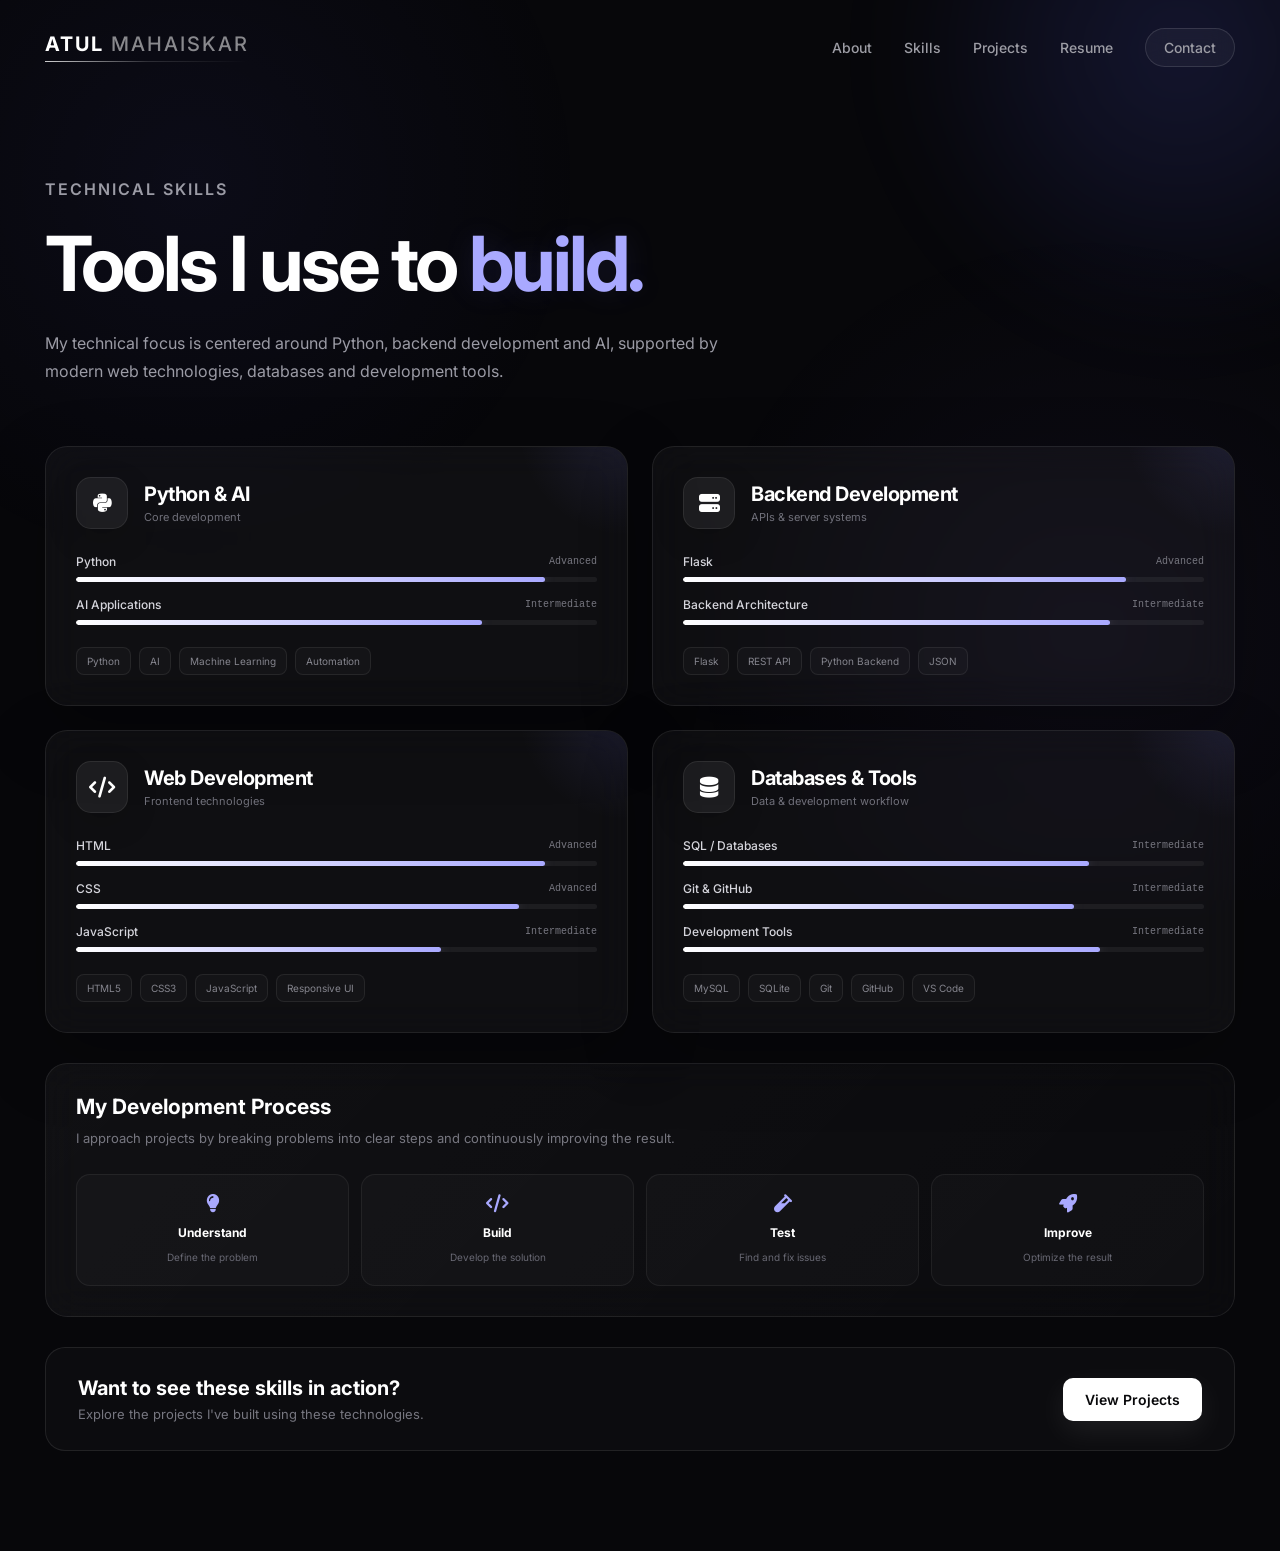
<file: frontend/skills.html>
<!DOCTYPE html>
<html lang="en">

<head>

    <!-- =========================================
         DOCUMENT SETUP
    ========================================== -->

    <meta charset="UTF-8">

    <meta name="viewport"
          content="width=device-width, initial-scale=1.0">


    <!-- =========================================
         SEO
    ========================================== -->

    <meta name="description"
          content="Skills of Atul Mahaiskar — Python, AI, Flask, backend development, web technologies and software engineering.">

    <meta name="author"
          content="Atul Mahaiskar">

    <meta name="keywords"
          content="Atul Mahaiskar, Python Developer, AI Developer, Flask, Backend Developer, JavaScript, HTML, CSS, SQL, GitHub">


    <!-- =========================================
         TITLE
    ========================================== -->

    <title>
        Skills | Atul Mahaiskar
    </title>


    <!-- =========================================
         GOOGLE FONT
    ========================================== -->

    <link rel="preconnect"
          href="https://fonts.googleapis.com">

    <link rel="preconnect"
          href="https://fonts.gstatic.com"
          crossorigin>

    <link href="https://fonts.googleapis.com/css2?family=Inter:wght@400;500;600;700&display=swap"
          rel="stylesheet">


    <!-- =========================================
         FONT AWESOME
    ========================================== -->

    <link rel="stylesheet"
          href="https://cdnjs.cloudflare.com/ajax/libs/font-awesome/6.5.2/css/all.min.css">


    <!-- =========================================
         MAIN CSS
    ========================================== -->

    <link rel="stylesheet"
          href="css/style.css">

    <link rel="stylesheet"
          href="css/responsive.css">


    <!-- =========================================
         SKILLS PAGE CSS
    ========================================== -->

    <style>

        /* =========================================
           SKILLS PAGE
        ========================================= */

        .skills-page {

            width: 100%;

            max-width: 1250px;

            margin: 0 auto;

            padding: 80px 30px 100px;
        }


        /* =========================================
           PAGE HEADER
        ========================================= */

        .skills-header {

            max-width: 800px;

            margin-bottom: 60px;
        }


        .skills-label {

            color: #85858e;

            font-size: 12px;

            font-weight: 600;

            letter-spacing: 2px;

            margin-bottom: 20px;
        }


        .skills-header h1 {

            font-size:
                clamp(48px, 6vw, 76px);

            line-height: 1.05;

            letter-spacing: -3px;

            margin-bottom: 25px;
        }


        .skills-header h1 span {

            color: #a9a9ff;

            text-shadow:
                0 0 30px rgba(120, 120, 255, 0.12);
        }


        .skills-header p {

            max-width: 680px;

            color: #9b9ba5;

            font-size: 16px;

            line-height: 1.8;
        }


        /* =========================================
           SKILLS GRID
        ========================================== */

        .skills-grid {

            display: grid;

            grid-template-columns:
                repeat(2, 1fr);

            gap: 24px;
        }


        /* =========================================
           SKILL CARD
        ========================================== */

        .skill-card {

            position: relative;

            padding: 30px;

            border:
                1px solid rgba(255, 255, 255, 0.08);

            border-radius: 22px;

            background:
                rgba(255, 255, 255, 0.035);

            backdrop-filter: blur(18px);

            -webkit-backdrop-filter: blur(18px);

            box-shadow:
                0 25px 70px rgba(0, 0, 0, 0.25);

            overflow: hidden;

            transition:
                transform 0.35s ease,
                border-color 0.35s ease,
                background 0.35s ease,
                box-shadow 0.35s ease;
        }


        .skill-card::before {

            content: "";

            position: absolute;

            width: 220px;

            height: 220px;

            top: -130px;

            right: -110px;

            border-radius: 50%;

            background:
                radial-gradient(
                    circle,
                    rgba(130, 130, 255, 0.12),
                    transparent 70%
                );

            pointer-events: none;
        }


        .skill-card:hover {

            transform:
                translateY(-7px);

            border-color:
                rgba(255, 255, 255, 0.16);

            background:
                rgba(255, 255, 255, 0.055);

            box-shadow:
                0 30px 80px rgba(0, 0, 0, 0.35);
        }


        /* =========================================
           SKILL CARD HEADER
        ========================================== */

        .skill-card-header {

            position: relative;

            display: flex;

            align-items: center;

            gap: 16px;

            margin-bottom: 25px;
        }


        .skill-icon {

            width: 52px;

            height: 52px;

            flex-shrink: 0;

            display: flex;

            align-items: center;

            justify-content: center;

            border-radius: 15px;

            background:
                rgba(255, 255, 255, 0.06);

            border:
                1px solid rgba(255, 255, 255, 0.08);

            color: #ffffff;

            font-size: 21px;

            box-shadow:
                0 10px 30px rgba(0, 0, 0, 0.20);
        }


        .skill-card-header h2 {

            margin: 0;

            font-size: 20px;

            letter-spacing: -0.5px;
        }


        .skill-card-header p {

            margin-top: 4px;

            color: #70707a;

            font-size: 11px;
        }


        /* =========================================
           SKILL LIST
        ========================================== */

        .skill-list {

            position: relative;

            display: grid;

            gap: 15px;
        }


        .skill-item {

            display: grid;

            gap: 8px;
        }


        .skill-info {

            display: flex;

            align-items: center;

            justify-content: space-between;
        }


        .skill-info span:first-child {

            color: #d5d5dc;

            font-size: 12px;

            font-weight: 500;
        }


        .skill-info span:last-child {

            color: #777780;

            font-size: 10px;

            font-family: monospace;
        }


        /* =========================================
           PROGRESS BAR
        ========================================== */

        .skill-bar {

            width: 100%;

            height: 5px;

            overflow: hidden;

            border-radius: 20px;

            background:
                rgba(255, 255, 255, 0.06);
        }


        .skill-progress {

            height: 100%;

            border-radius: 20px;

            background:
                linear-gradient(
                    90deg,
                    #ffffff,
                    #a9a9ff
                );

            box-shadow:
                0 0 12px rgba(160, 160, 255, 0.25);

            animation:
                skillLoad 1.2s ease forwards;
        }


        /* =========================================
           SKILL LEVELS
        ========================================== */

        .python {
            width: 90%;
        }

        .ai {
            width: 78%;
        }

        .flask {
            width: 85%;
        }

        .backend {
            width: 82%;
        }

        .html {
            width: 90%;
        }

        .css {
            width: 85%;
        }

        .javascript {
            width: 70%;
        }

        .sql {
            width: 78%;
        }

        .git {
            width: 75%;
        }

        .tools {
            width: 80%;
        }


        /* =========================================
           TECHNOLOGY TAGS
        ========================================== */

        .skill-tags {

            position: relative;

            display: flex;

            flex-wrap: wrap;

            gap: 8px;

            margin-top: 22px;
        }


        .skill-tag {

            padding:
                7px 10px;

            border:
                1px solid rgba(255, 255, 255, 0.07);

            border-radius: 8px;

            background:
                rgba(255, 255, 255, 0.025);

            color: #85858e;

            font-size: 10px;

            transition:
                0.3s ease;
        }


        .skill-tag:hover {

            color: #ffffff;

            border-color:
                rgba(255, 255, 255, 0.16);

            background:
                rgba(255, 255, 255, 0.06);
        }


        /* =========================================
           DEVELOPMENT FLOW
        ========================================== */

        .skills-flow {

            margin-top: 30px;

            padding: 30px;

            border:
                1px solid rgba(255, 255, 255, 0.08);

            border-radius: 22px;

            background:
                linear-gradient(
                    135deg,
                    rgba(255, 255, 255, 0.045),
                    rgba(255, 255, 255, 0.018)
                );

            backdrop-filter: blur(18px);

            -webkit-backdrop-filter: blur(18px);
        }


        .skills-flow h2 {

            margin-bottom: 8px;

            font-size: 21px;
        }


        .skills-flow > p {

            color: #777780;

            font-size: 13px;

            line-height: 1.7;

            margin-bottom: 25px;
        }


        .flow-grid {

            display: grid;

            grid-template-columns:
                repeat(4, 1fr);

            gap: 12px;
        }


        .flow-item {

            padding: 20px 15px;

            text-align: center;

            border:
                1px solid rgba(255, 255, 255, 0.06);

            border-radius: 14px;

            background:
                rgba(255, 255, 255, 0.025);

            transition:
                0.3s ease;
        }


        .flow-item:hover {

            transform:
                translateY(-4px);

            background:
                rgba(255, 255, 255, 0.05);

            border-color:
                rgba(255, 255, 255, 0.13);
        }


        .flow-item i {

            display: block;

            margin-bottom: 12px;

            color: #a9a9ff;

            font-size: 18px;
        }


        .flow-item strong {

            display: block;

            margin-bottom: 5px;

            font-size: 12px;
        }


        .flow-item span {

            color: #686873;

            font-size: 10px;
        }


        /* =========================================
           CTA
        ========================================== */

        .skills-cta {

            margin-top: 30px;

            display: flex;

            align-items: center;

            justify-content: space-between;

            gap: 25px;

            padding: 28px 32px;

            border:
                1px solid rgba(255, 255, 255, 0.09);

            border-radius: 20px;

            background:
                rgba(255, 255, 255, 0.025);
        }


        .skills-cta h2 {

            margin-bottom: 6px;

            font-size: 20px;
        }


        .skills-cta p {

            color: #777780;

            font-size: 13px;
        }


        /* =========================================
           ANIMATION
        ========================================== */

        @keyframes skillLoad {

            from {
                width: 0;
            }

        }


        /* =========================================
           TABLET
        ========================================== */

        @media (max-width: 850px) {

            .skills-page {

                padding:
                    60px 25px 80px;
            }

            .skills-grid {

                grid-template-columns:
                    1fr;
            }

            .flow-grid {

                grid-template-columns:
                    repeat(2, 1fr);
            }

        }


        /* =========================================
           MOBILE
        ========================================== */

        @media (max-width: 550px) {

            .skills-page {

                padding:
                    50px 18px 65px;
            }


            .skills-header h1 {

                font-size: 44px;

                letter-spacing: -2px;
            }


            .skills-header p {

                font-size: 14px;
            }


            .skill-card {

                padding: 24px;
            }


            .skill-card-header h2 {

                font-size: 18px;
            }


            .skill-icon {

                width: 46px;

                height: 46px;

                font-size: 18px;
            }


            .flow-grid {

                grid-template-columns:
                    1fr;
            }


            .skills-flow {

                padding: 24px;
            }


            .skills-cta {

                flex-direction: column;

                align-items: flex-start;

                padding: 24px;
            }

        }


        /* =========================================
           REDUCED MOTION
        ========================================== */

        @media (prefers-reduced-motion: reduce) {

            .skill-progress {

                animation: none;
            }

            .skill-card:hover,
            .flow-item:hover {

                transform: none;
            }

        }

    </style>

</head>


<body>


    <!-- =========================================
         BACKGROUND
    ========================================== -->

    <div class="background-glow"></div>



    <!-- =========================================
         NAVIGATION
    ========================================== -->

    <header class="navbar">


        <!-- BRAND -->

        <a href="index.html"
           class="brand"
           aria-label="Atul Mahaiskar - Home">

            <span class="brand-name">

                <span class="brand-atul">
                    ATUL
                </span>

                <span class="brand-space"></span>

                <span class="brand-mahaiskar">
                    MAHAISKAR
                </span>

            </span>

            <span class="brand-line"></span>

        </a>



        <!-- NAVIGATION -->

        <nav class="nav-links"
             aria-label="Main navigation">

            <a href="about.html">
                About
            </a>

            <a href="skills.html"
               class="active">
                Skills
            </a>

            <a href="projects.html">
                Projects
            </a>

            <a href="resume.html">
                Resume
            </a>

            <a href="contact.html"
               class="nav-contact">
                Contact
            </a>

        </nav>

    </header>



    <!-- =========================================
         MAIN
    ========================================== -->

    <main class="skills-page">


        <!-- =====================================
             PAGE HEADER
        ====================================== -->

        <section class="skills-header">

            <p class="skills-label">
                TECHNICAL SKILLS
            </p>

            <h1>
                Tools I use to
                <span>build.</span>
            </h1>

            <p>
                My technical focus is centered around Python,
                backend development and AI, supported by modern
                web technologies, databases and development tools.
            </p>

        </section>



        <!-- =====================================
             SKILLS GRID
        ====================================== -->

        <section class="skills-grid">


            <!-- =================================
                 PYTHON & AI
            ================================== -->

            <article class="skill-card">

                <div class="skill-card-header">

                    <div class="skill-icon">

                        <i class="fa-brands fa-python"></i>

                    </div>

                    <div>

                        <h2>
                            Python &amp; AI
                        </h2>

                        <p>
                            Core development
                        </p>

                    </div>

                </div>


                <div class="skill-list">


                    <div class="skill-item">

                        <div class="skill-info">

                            <span>Python</span>

                            <span>Advanced</span>

                        </div>

                        <div class="skill-bar">

                            <div class="skill-progress python"></div>

                        </div>

                    </div>


                    <div class="skill-item">

                        <div class="skill-info">

                            <span>AI Applications</span>

                            <span>Intermediate</span>

                        </div>

                        <div class="skill-bar">

                            <div class="skill-progress ai"></div>

                        </div>

                    </div>

                </div>


                <div class="skill-tags">

                    <span class="skill-tag">Python</span>

                    <span class="skill-tag">AI</span>

                    <span class="skill-tag">Machine Learning</span>

                    <span class="skill-tag">Automation</span>

                </div>

            </article>



            <!-- =================================
                 BACKEND
            ================================== -->

            <article class="skill-card">

                <div class="skill-card-header">

                    <div class="skill-icon">

                        <i class="fa-solid fa-server"></i>

                    </div>

                    <div>

                        <h2>
                            Backend Development
                        </h2>

                        <p>
                            APIs &amp; server systems
                        </p>

                    </div>

                </div>


                <div class="skill-list">


                    <div class="skill-item">

                        <div class="skill-info">

                            <span>Flask</span>

                            <span>Advanced</span>

                        </div>

                        <div class="skill-bar">

                            <div class="skill-progress flask"></div>

                        </div>

                    </div>


                    <div class="skill-item">

                        <div class="skill-info">

                            <span>Backend Architecture</span>

                            <span>Intermediate</span>

                        </div>

                        <div class="skill-bar">

                            <div class="skill-progress backend"></div>

                        </div>

                    </div>

                </div>


                <div class="skill-tags">

                    <span class="skill-tag">Flask</span>

                    <span class="skill-tag">REST API</span>

                    <span class="skill-tag">Python Backend</span>

                    <span class="skill-tag">JSON</span>

                </div>

            </article>



            <!-- =================================
                 WEB DEVELOPMENT
            ================================== -->

            <article class="skill-card">

                <div class="skill-card-header">

                    <div class="skill-icon">

                        <i class="fa-solid fa-code"></i>

                    </div>

                    <div>

                        <h2>
                            Web Development
                        </h2>

                        <p>
                            Frontend technologies
                        </p>

                    </div>

                </div>


                <div class="skill-list">


                    <div class="skill-item">

                        <div class="skill-info">

                            <span>HTML</span>

                            <span>Advanced</span>

                        </div>

                        <div class="skill-bar">

                            <div class="skill-progress html"></div>

                        </div>

                    </div>


                    <div class="skill-item">

                        <div class="skill-info">

                            <span>CSS</span>

                            <span>Advanced</span>

                        </div>

                        <div class="skill-bar">

                            <div class="skill-progress css"></div>

                        </div>

                    </div>


                    <div class="skill-item">

                        <div class="skill-info">

                            <span>JavaScript</span>

                            <span>Intermediate</span>

                        </div>

                        <div class="skill-bar">

                            <div class="skill-progress javascript"></div>

                        </div>

                    </div>

                </div>


                <div class="skill-tags">

                    <span class="skill-tag">HTML5</span>

                    <span class="skill-tag">CSS3</span>

                    <span class="skill-tag">JavaScript</span>

                    <span class="skill-tag">Responsive UI</span>

                </div>

            </article>



            <!-- =================================
                 DATABASES & TOOLS
            ================================== -->

            <article class="skill-card">

                <div class="skill-card-header">

                    <div class="skill-icon">

                        <i class="fa-solid fa-database"></i>

                    </div>

                    <div>

                        <h2>
                            Databases &amp; Tools
                        </h2>

                        <p>
                            Data &amp; development workflow
                        </p>

                    </div>

                </div>


                <div class="skill-list">


                    <div class="skill-item">

                        <div class="skill-info">

                            <span>SQL / Databases</span>

                            <span>Intermediate</span>

                        </div>

                        <div class="skill-bar">

                            <div class="skill-progress sql"></div>

                        </div>

                    </div>


                    <div class="skill-item">

                        <div class="skill-info">

                            <span>Git &amp; GitHub</span>

                            <span>Intermediate</span>

                        </div>

                        <div class="skill-bar">

                            <div class="skill-progress git"></div>

                        </div>

                    </div>


                    <div class="skill-item">

                        <div class="skill-info">

                            <span>Development Tools</span>

                            <span>Intermediate</span>

                        </div>

                        <div class="skill-bar">

                            <div class="skill-progress tools"></div>

                        </div>

                    </div>

                </div>


                <div class="skill-tags">

                    <span class="skill-tag">MySQL</span>

                    <span class="skill-tag">SQLite</span>

                    <span class="skill-tag">Git</span>

                    <span class="skill-tag">GitHub</span>

                    <span class="skill-tag">VS Code</span>

                </div>

            </article>


        </section>



        <!-- =====================================
             DEVELOPMENT FLOW
        ====================================== -->

        <section class="skills-flow">

            <h2>
                My Development Process
            </h2>

            <p>
                I approach projects by breaking problems into
                clear steps and continuously improving the result.
            </p>


            <div class="flow-grid">


                <div class="flow-item">

                    <i class="fa-solid fa-lightbulb"></i>

                    <strong>
                        Understand
                    </strong>

                    <span>
                        Define the problem
                    </span>

                </div>


                <div class="flow-item">

                    <i class="fa-solid fa-code"></i>

                    <strong>
                        Build
                    </strong>

                    <span>
                        Develop the solution
                    </span>

                </div>


                <div class="flow-item">

                    <i class="fa-solid fa-vial"></i>

                    <strong>
                        Test
                    </strong>

                    <span>
                        Find and fix issues
                    </span>

                </div>


                <div class="flow-item">

                    <i class="fa-solid fa-rocket"></i>

                    <strong>
                        Improve
                    </strong>

                    <span>
                        Optimize the result
                    </span>

                </div>


            </div>

        </section>



        <!-- =====================================
             CTA
        ====================================== -->

        <section class="skills-cta">

            <div>

                <h2>
                    Want to see these skills in action?
                </h2>

                <p>
                    Explore the projects I've built using these technologies.
                </p>

            </div>


            <a href="projects.html"
               class="btn btn-primary">

                View Projects

            </a>

        </section>


    </main>



    <!-- =========================================
         JAVASCRIPT
    ========================================== -->

    <script src="js/main.js"></script>

</body>

</html>
</file>
<file: frontend/css/style.css>
/* =========================================================
   ATUL MAHAISKAR
   PREMIUM PORTFOLIO — STYLE.CSS

   Dark • Glassmorphism • AI • Subtle 3D • Responsive
========================================================= */


/* =========================================================
   01 — RESET
========================================================= */

* {
    margin: 0;
    padding: 0;
    box-sizing: border-box;
}

html {
    scroll-behavior: smooth;
}

body {
    font-family: "Inter", sans-serif;
    background: #07070a;
    color: #ffffff;
    min-height: 100vh;
    overflow-x: hidden;
}

a {
    color: inherit;
}

button,
a {
    -webkit-tap-highlight-color: transparent;
}


/* =========================================================
   02 — BACKGROUND
========================================================= */

body::before {
    content: "";
    position: fixed;
    inset: 0;

    pointer-events: none;

    z-index: -5;

    background:
        radial-gradient(
            circle at 15% 20%,
            rgba(100, 100, 255, 0.06),
            transparent 30%
        ),
        radial-gradient(
            circle at 85% 70%,
            rgba(150, 120, 255, 0.05),
            transparent 32%
        );
}

.background-glow {
    position: fixed;

    width: 600px;
    height: 600px;

    top: -250px;
    right: -200px;

    background:
        radial-gradient(
            circle,
            rgba(90, 100, 255, 0.16),
            transparent 70%
        );

    filter: blur(40px);

    pointer-events: none;

    z-index: -2;

    animation:
        glowMove 10s ease-in-out infinite;
}


/* =========================================================
   03 — NAVIGATION
========================================================= */

.navbar {
    position: relative;

    width: 100%;
    max-width: 1250px;

    margin: 0 auto;

    padding: 28px 30px;

    display: flex;

    align-items: center;
    justify-content: space-between;

    z-index: 100;
}


/* =========================================================
   04 — PREMIUM WORDMARK
========================================================= */

.brand {
    position: relative;

    display: inline-flex;

    flex-direction: column;

    width: max-content;

    text-decoration: none;

    color: #ffffff;

    perspective: 800px;

    animation:
        brandFloat 6s ease-in-out 2s infinite;
}

.brand-name {
    position: relative;

    display: flex;

    align-items: baseline;

    white-space: nowrap;

    font-size: 20px;

    font-weight: 700;

    letter-spacing: 2px;

    line-height: 1;

    overflow: hidden;
}

.brand-atul {
    display: inline-block;

    color: #ffffff;

    transform:
        translateY(120%)
        rotateX(-35deg);

    opacity: 0;

    animation:
        wordmarkIn 0.8s cubic-bezier(.2, .8, .2, 1)
        0.1s forwards;

    transition:
        transform 0.4s ease,
        text-shadow 0.4s ease;
}

.brand-space {
    width: 7px;
}

.brand-mahaiskar {
    position: relative;

    display: inline-block;

    color: rgba(255, 255, 255, 0.52);

    font-weight: 500;

    transform:
        translateY(120%)
        rotateX(-35deg);

    opacity: 0;

    animation:
        wordmarkIn 0.9s cubic-bezier(.2, .8, .2, 1)
        0.22s forwards;

    transition:
        color 0.4s ease,
        text-shadow 0.4s ease;
}


/* Moving light */

.brand-mahaiskar::after {
    content: "";

    position: absolute;

    top: 0;
    left: -120%;

    width: 70%;
    height: 100%;

    background:
        linear-gradient(
            90deg,
            transparent,
            rgba(255, 255, 255, 0.8),
            transparent
        );

    transform: skewX(-20deg);

    animation:
        wordmarkSweep 1.6s ease 1.15s forwards;

    pointer-events: none;
}


/* Brand underline */

.brand-line {
    position: relative;

    width: 0;

    height: 1px;

    margin-top: 7px;

    background:
        linear-gradient(
            90deg,
            rgba(255, 255, 255, 0.8),
            rgba(255, 255, 255, 0.15),
            transparent
        );

    animation:
        brandLineIn 0.9s ease 0.75s forwards;
}


/* Brand hover */

.brand:hover .brand-atul {
    text-shadow:
        0 0 12px rgba(255, 255, 255, 0.25);

    transform:
        translateY(-1px);
}

.brand:hover .brand-mahaiskar {
    color: rgba(255, 255, 255, 0.85);

    text-shadow:
        0 0 18px rgba(255, 255, 255, 0.14);
}

.brand:hover .brand-line {
    background:
        linear-gradient(
            90deg,
            rgba(255, 255, 255, 1),
            rgba(150, 150, 255, 0.4),
            transparent
        );
}


/* =========================================================
   05 — NAVIGATION LINKS
========================================================= */

.nav-links {
    display: flex;

    align-items: center;

    gap: 32px;
}

.nav-links a {
    position: relative;

    text-decoration: none;

    color: #9d9da5;

    font-size: 14px;

    font-weight: 500;

    transition:
        color 0.3s ease,
        transform 0.3s ease;
}

.nav-links a::after {
    content: "";

    position: absolute;

    left: 0;
    bottom: -7px;

    width: 0;
    height: 1px;

    background: #ffffff;

    transition:
        width 0.3s ease;
}

.nav-links a:hover {
    color: #ffffff;
}

.nav-links a:hover::after {
    width: 100%;
}


/* Contact */

.nav-contact {
    padding: 10px 18px;

    border: 1px solid rgba(255, 255, 255, 0.12);

    border-radius: 50px;

    background:
        rgba(255, 255, 255, 0.04);

    backdrop-filter: blur(12px);

    transition:
        background 0.3s ease,
        border-color 0.3s ease,
        transform 0.3s ease;
}

.nav-links .nav-contact::after {
    display: none;
}

.nav-contact:hover {
    background:
        rgba(255, 255, 255, 0.08);

    border-color:
        rgba(255, 255, 255, 0.22);

    transform:
        translateY(-2px);
}


/* =========================================================
   06 — HERO
========================================================= */

.hero {
    position: relative;

    width: 100%;
    max-width: 1250px;

    min-height:
        calc(100vh - 90px);

    margin: 0 auto;

    padding:
        70px 30px 90px;

    display: grid;

    grid-template-columns:
        minmax(0, 1.1fr)
        minmax(400px, 0.9fr);

    align-items: center;

    gap: 70px;

    overflow: hidden;
}


/* =========================================================
   07 — HERO MOUSE GLOW
========================================================= */

.hero::before {
    content: "";

    position: absolute;

    width: 320px;
    height: 320px;

    left: 0;
    top: 0;

    border-radius: 50%;

    background:
        radial-gradient(
            circle,
            rgba(130, 130, 255, 0.08),
            transparent 70%
        );

    pointer-events: none;

    transform:
        translate(
            var(--mouse-x, 0px),
            var(--mouse-y, 0px)
        );

    transition:
        transform 0.15s ease;

    z-index: -1;
}


/* =========================================================
   08 — HERO CONTENT
========================================================= */

.hero-content {
    position: relative;

    z-index: 5;
}

.hero-label {
    color: #85858e;

    font-size: 12px;

    font-weight: 600;

    letter-spacing: 2px;

    margin-bottom: 25px;
}

.hero-label span {
    color: #666670;

    margin: 0 4px;
}

.hero h1 {
    max-width: 700px;

    font-size:
        clamp(48px, 6vw, 78px);

    line-height: 1.05;

    letter-spacing: -3px;

    font-weight: 700;
}

.hero h1 span {
    color: #a9a9ff;

    text-shadow:
        0 0 30px rgba(120, 120, 255, 0.12);
}

.hero-description {
    max-width: 600px;

    margin-top: 30px;

    color: #9b9ba5;

    font-size: 16px;

    line-height: 1.8;
}


/* =========================================================
   09 — REVEAL ANIMATION
========================================================= */

.reveal {
    opacity: 0;

    transform:
        translateY(30px);

    animation:
        heroReveal 1s ease forwards;
}

@keyframes heroReveal {
    from {
        opacity: 0;

        transform:
            translateY(30px);
    }

    to {
        opacity: 1;

        transform:
            translateY(0);
    }
}


/* =========================================================
   10 — HERO BUTTONS
========================================================= */

.hero-buttons {
    display: flex;

    gap: 14px;

    margin-top: 35px;
}

.btn {
    position: relative;

    display: inline-flex;

    align-items: center;
    justify-content: center;

    padding: 13px 22px;

    border-radius: 10px;

    text-decoration: none;

    font-size: 14px;

    font-weight: 600;

    overflow: hidden;

    transition:
        background 0.3s ease,
        border-color 0.3s ease,
        box-shadow 0.3s ease,
        transform 0.2s ease;
}

.btn::after {
    content: "";

    position: absolute;

    width: 0;
    height: 0;

    left: 50%;
    top: 50%;

    border-radius: 50%;

    background:
        rgba(255, 255, 255, 0.15);

    transform:
        translate(-50%, -50%);

    transition:
        width 0.5s ease,
        height 0.5s ease;

    pointer-events: none;
}

.btn:hover::after {
    width: 300px;
    height: 300px;
}

.btn-primary {
    background: #ffffff;

    color: #08080a;

    box-shadow:
        0 10px 30px
        rgba(255, 255, 255, 0.08);
}

.btn-primary:hover {
    box-shadow:
        0 15px 40px
        rgba(255, 255, 255, 0.14);
}

.btn-secondary {
    color: #ffffff;

    border:
        1px solid
        rgba(255, 255, 255, 0.12);

    background:
        rgba(255, 255, 255, 0.03);

    backdrop-filter:
        blur(10px);
}

.btn-secondary:hover {
    background:
        rgba(255, 255, 255, 0.07);

    border-color:
        rgba(255, 255, 255, 0.22);
}


/* =========================================================
   11 — HERO INFO
========================================================= */

.hero-info {
    display: flex;

    gap: 40px;

    margin-top: 55px;
}

.hero-info div {
    display: flex;

    flex-direction: column;

    gap: 6px;
}

.hero-info strong {
    font-size: 14px;
}

.hero-info span {
    color: #777780;

    font-size: 12px;
}


/* =========================================================
   12 — SOCIAL LINKS
========================================================= */

.social-links {
    display: flex;

    align-items: center;

    gap: 22px;

    margin-top: 40px;
}

.social-links a {
    position: relative;

    color: #777780;

    text-decoration: none;

    font-size: 12px;

    font-weight: 500;

    letter-spacing: 0.5px;

    transition:
        color 0.3s ease,
        transform 0.3s ease;
}

.social-links a::after {
    content: "";

    position: absolute;

    left: 0;
    bottom: -6px;

    width: 0;
    height: 1px;

    background: #ffffff;

    transition:
        width 0.3s ease;
}

.social-links a:hover {
    color: #ffffff;

    transform:
        translateY(-2px);
}

.social-links a:hover::after {
    width: 100%;
}


/* =========================================================
   13 — HERO VISUAL
========================================================= */

.hero-visual {
    position: relative;

    min-height: 520px;

    display: flex;

    align-items: center;
    justify-content: center;

    perspective: 1000px;
}


/* =========================================================
   14 — AI CORE
========================================================= */

.ai-core {
    position: relative;

    width: 360px;
    height: 360px;

    display: flex;

    align-items: center;
    justify-content: center;

    transform-style:
        preserve-3d;

    will-change:
        transform;
}


/* =========================================================
   15 — CORE CENTER
========================================================= */

.core-center {
    position: relative;

    width: 95px;
    height: 95px;

    border-radius: 50%;

    background:
        radial-gradient(
            circle,
            rgba(255, 255, 255, 0.9) 0%,
            rgba(180, 180, 255, 0.4) 18%,
            rgba(100, 100, 180, 0.12) 45%,
            transparent 72%
        );

    box-shadow:
        0 0 35px
        rgba(180, 180, 255, 0.25),

        0 0 100px
        rgba(120, 120, 255, 0.12);

    display: flex;

    align-items: center;
    justify-content: center;

    z-index: 5;

    animation:
        corePulse 4s ease-in-out infinite;
}

.core-dot {
    width: 7px;
    height: 7px;

    border-radius: 50%;

    background: #ffffff;

    box-shadow:
        0 0 15px #ffffff,

        0 0 35px
        rgba(180, 180, 255, 0.8);
}


/* =========================================================
   16 — CORE RINGS
========================================================= */

.core-ring {
    position: absolute;

    border:
        1px solid
        rgba(255, 255, 255, 0.12);

    border-radius: 50%;

    transform-style:
        preserve-3d;

    pointer-events: none;
}

.ring-one {
    width: 190px;
    height: 190px;

    animation:
        rotateRing 10s linear infinite;
}

.ring-two {
    width: 280px;
    height: 150px;

    transform:
        rotateX(65deg);

    animation:
        rotateRingReverse 14s linear infinite;
}

.ring-three {
    width: 330px;
    height: 210px;

    transform:
        rotateY(65deg);

    animation:
        rotateRing 18s linear infinite;
}


/* =========================================================
   17 — AI NODES
========================================================= */

.node {
    position: absolute;

    width: 7px;
    height: 7px;

    border-radius: 50%;

    background: #ffffff;

    box-shadow:
        0 0 12px
        rgba(255, 255, 255, 0.7);

    z-index: 10;

    animation:
        nodePulse 2.5s ease-in-out infinite;
}

.node-one {
    top: 35px;
    left: 175px;
}

.node-two {
    top: 145px;
    right: 10px;

    animation-delay:
        0.4s;
}

.node-three {
    bottom: 45px;
    left: 80px;

    animation-delay:
        0.8s;
}

.node-four {
    bottom: 110px;
    right: 55px;

    animation-delay:
        1.2s;
}

.node-five {
    top: 100px;
    left: 50px;

    animation-delay:
        1.6s;
}


/* =========================================================
   18 — FLOATING TECHNOLOGY LABELS
========================================================= */

.floating-label {
    position: absolute;

    padding: 9px 13px;

    display: flex;

    gap: 9px;

    align-items: center;

    border:
        1px solid
        rgba(255, 255, 255, 0.09);

    border-radius: 9px;

    background:
        rgba(255, 255, 255, 0.035);

    backdrop-filter:
        blur(14px);

    color: #bdbdc6;

    font-size: 11px;

    letter-spacing: 0.5px;

    box-shadow:
        0 15px 40px
        rgba(0, 0, 0, 0.25);

    animation:
        labelFloat 5s ease-in-out infinite;

    z-index: 20;
}

.floating-label span {
    color: #686873;

    font-family: monospace;
}

.label-python {
    top: 95px;
    left: 15px;
}

.label-ai {
    top: 245px;
    right: 0;

    animation-delay:
        1s;
}

.label-flask {
    bottom: 75px;
    left: 65px;

    animation-delay:
        2s;
}


/* =========================================================
   19 — OUTER ORBIT
========================================================= */

.hero-orbit {
    position: absolute;

    width: 450px;
    height: 450px;

    border-radius: 50%;

    border:
        1px solid
        rgba(255, 255, 255, 0.035);

    box-shadow:
        inset 0 0 80px
        rgba(120, 120, 255, 0.03);

    animation:
        orbitSpin 25s linear infinite;

    pointer-events: none;
}


/* =========================================================
   20 — ANIMATIONS
========================================================= */

@keyframes wordmarkIn {

    0% {
        opacity: 0;

        transform:
            translateY(120%)
            rotateX(-35deg);
    }

    100% {
        opacity: 1;

        transform:
            translateY(0)
            rotateX(0);
    }
}


@keyframes wordmarkSweep {

    0% {
        left: -120%;
    }

    100% {
        left: 150%;
    }
}


@keyframes brandLineIn {

    from {
        width: 0;
        opacity: 0;
    }

    to {
        width: 100%;
        opacity: 1;
    }
}


@keyframes brandFloat {

    0%,
    100% {
        transform:
            translateY(0);
    }

    50% {
        transform:
            translateY(-1px);
    }
}


@keyframes glowMove {

    0% {
        transform:
            translate(0, 0)
            scale(1);
    }

    50% {
        transform:
            translate(-80px, 60px)
            scale(1.15);
    }

    100% {
        transform:
            translate(0, 0)
            scale(1);
    }
}


@keyframes corePulse {

    0%,
    100% {
        transform:
            scale(1);
    }

    50% {
        transform:
            scale(1.08);
    }
}


@keyframes rotateRing {

    from {
        transform:
            rotate(0deg);
    }

    to {
        transform:
            rotate(360deg);
    }
}


@keyframes rotateRingReverse {

    from {
        transform:
            rotateX(65deg)
            rotate(360deg);
    }

    to {
        transform:
            rotateX(65deg)
            rotate(0deg);
    }
}


@keyframes orbitSpin {

    from {
        transform:
            rotate(0deg);
    }

    to {
        transform:
            rotate(360deg);
    }
}


@keyframes nodePulse {

    0%,
    100% {
        transform:
            scale(1);

        opacity:
            0.5;
    }

    50% {
        transform:
            scale(1.8);

        opacity:
            1;
    }
}


@keyframes labelFloat {

    0%,
    100% {
        transform:
            translateY(0);
    }

    50% {
        transform:
            translateY(-8px);
    }
}


/* =========================================================
   21 — RESPONSIVE
========================================================= */

@media (max-width: 1000px) {

    .navbar {
        padding:
            24px 25px;
    }

    .hero {
        grid-template-columns: 1fr;

        text-align: center;

        gap: 20px;

        padding:
            55px 25px 80px;
    }

    .hero-content {
        display: flex;

        flex-direction: column;

        align-items: center;
    }

    .hero-description {
        max-width:
            650px;
    }

    .hero-buttons {
        justify-content:
            center;
    }

    .hero-info {
        justify-content:
            center;
    }

    .social-links {
        justify-content:
            center;
    }

    .hero-visual {
        width: 100%;

        min-height:
            500px;
    }
}


/* =========================================================
   22 — TABLET
========================================================= */

@media (max-width: 750px) {

    .navbar {
        flex-direction:
            column;

        gap: 22px;
    }

    .nav-links {
        flex-wrap:
            wrap;

        justify-content:
            center;

        gap: 20px;
    }

    .hero {
        padding:
            45px 22px 70px;
    }

    .hero h1 {
        font-size:
            clamp(42px, 10vw, 62px);

        letter-spacing:
            -2px;
    }

    .hero-info {
        gap: 25px;
    }

    .hero-visual {
        min-height:
            470px;
    }

    .ai-core {
        width: 320px;
        height: 320px;
    }

    .hero-orbit {
        width: 390px;
        height: 390px;
    }
}


/* =========================================================
   23 — MOBILE
========================================================= */

@media (max-width: 550px) {

    .navbar {
        padding:
            20px 18px;
    }


    /* Brand */

    .brand-name {
        font-size:
            17px;

        letter-spacing:
            1.4px;
    }

    .brand-space {
        width:
            5px;
    }


    /* Navigation */

    .nav-links {
        width: 100%;

        gap:
            15px;
    }

    .nav-links a {
        font-size:
            12px;
    }

    .nav-contact {
        padding:
            8px 13px;
    }


    /* Hero */

    .hero {
        min-height:
            auto;

        padding:
            50px 18px 60px;

        gap:
            10px;
    }

    .hero-label {
        font-size:
            10px;

        letter-spacing:
            1.4px;

        line-height:
            1.8;
    }

    .hero h1 {
        font-size:
            clamp(38px, 11vw, 52px);

        letter-spacing:
            -2px;
    }

    .hero-description {
        font-size:
            14px;

        line-height:
            1.7;
    }


    /* Buttons */

    .hero-buttons {
        width: 100%;

        flex-direction:
            column;

        align-items:
            center;
    }

    .btn {
        width: 100%;

        max-width:
            260px;
    }


    /* Quick info */

    .hero-info {
        width: 100%;

        gap:
            20px;

        justify-content:
            space-between;
    }

    .hero-info strong {
        font-size:
            12px;
    }

    .hero-info span {
        font-size:
            10px;
    }


    /* Social */

    .social-links {
        gap:
            16px;

        margin-top:
            32px;

        flex-wrap:
            wrap;

        justify-content:
            center;
    }

    .social-links a {
        font-size:
            11px;
    }


    /* Visual */

    .hero-visual {
        min-height:
            410px;

        margin-top:
            20px;
    }


    /* AI core */

    .ai-core {
        width:
            270px;

        height:
            270px;
    }

    .core-center {
        width:
            75px;

        height:
            75px;
    }

    .ring-one {
        width:
            150px;

        height:
            150px;
    }

    .ring-two {
        width:
            220px;

        height:
            120px;
    }

    .ring-three {
        width:
            250px;

        height:
            160px;
    }

    .hero-orbit {
        width:
            310px;

        height:
            310px;
    }


    /* Floating labels */

    .floating-label {
        font-size:
            9px;

        padding:
            7px 9px;
    }

    .label-python {
        top:
            70px;

        left:
            0;
    }

    .label-ai {
        top:
            210px;

        right:
            0;
    }

    .label-flask {
        bottom:
            45px;

        left:
            30px;
    }
}


/* =========================================================
   24 — VERY SMALL DEVICES
========================================================= */

@media (max-width: 380px) {

    .navbar {
        padding:
            18px 14px;
    }

    .nav-links {
        gap:
            10px;
    }

    .nav-links a {
        font-size:
            11px;
    }

    .hero {
        padding-left:
            14px;

        padding-right:
            14px;
    }

    .hero h1 {
        font-size:
            36px;
    }

    .hero-info {
        gap:
            12px;
    }

    .hero-info strong {
        font-size:
            11px;
    }

    .hero-info span {
        font-size:
            9px;
    }

    .hero-visual {
        min-height:
            360px;
    }

    .ai-core {
        width:
            240px;

        height:
            240px;
    }

    .hero-orbit {
        width:
            275px;

        height:
            275px;
    }

    .floating-label {
        transform:
            scale(0.9);
    }
}


/* =========================================================
   25 — LANDSCAPE MOBILE
========================================================= */

@media (max-height: 600px) and (max-width: 900px) {

    .hero {
        min-height:
            auto;

        padding-top:
            35px;

        padding-bottom:
            50px;
    }

    .hero-visual {
        min-height:
            350px;
    }
}


/* =========================================================
   26 — REDUCED MOTION
========================================================= */

@media (prefers-reduced-motion: reduce) {

    *,
    *::before,
    *::after {
        animation-duration:
            0.01ms !important;

        animation-iteration-count:
            1 !important;

        scroll-behavior:
            auto !important;

        transition-duration:
            0.01ms !important;
    }

    .brand,
    .brand-atul,
    .brand-mahaiskar,
    .brand-mahaiskar::after,
    .brand-line {
        animation:
            none !important;

        transform:
            none !important;

        opacity:
            1 !important;
    }

    .brand-line {
        width:
            100%;
    }

    .reveal {
        opacity:
            1;

        transform:
            none;
    }
}

/* =========================================================
   25 — PREMIUM SOCIAL MEDIA LINKS
   ========================================================= */

.social-links {
    display: flex;
    align-items: center;
    gap: 12px;

    margin-top: 32px;
}

.social-links a {
    position: relative;

    width: 42px;
    height: 42px;

    display: inline-flex;
    align-items: center;
    justify-content: center;

    color: #9d9da5;

    text-decoration: none;

    font-size: 16px;

    border: 1px solid rgba(255, 255, 255, 0.10);

    border-radius: 12px;

    background: rgba(255, 255, 255, 0.035);

    backdrop-filter: blur(14px);
    -webkit-backdrop-filter: blur(14px);

    box-shadow:
        0 10px 30px rgba(0, 0, 0, 0.20);

    overflow: hidden;

    transition:
        color 0.3s ease,
        transform 0.3s ease,
        border-color 0.3s ease,
        background 0.3s ease,
        box-shadow 0.3s ease;
}


/* -----------------------------------------
   LIGHT EFFECT
----------------------------------------- */

.social-links a::before {
    content: "";

    position: absolute;

    width: 80px;
    height: 80px;

    left: 50%;
    top: 50%;

    transform:
        translate(-50%, -50%)
        scale(0);

    border-radius: 50%;

    background:
        radial-gradient(
            circle,
            rgba(255, 255, 255, 0.14),
            transparent 70%
        );

    transition:
        transform 0.4s ease;

    pointer-events: none;
}


/* -----------------------------------------
   ICON
----------------------------------------- */

.social-links i {
    position: relative;

    z-index: 2;

    transition:
        transform 0.3s ease,
        color 0.3s ease;
}


/* -----------------------------------------
   HOVER
----------------------------------------- */

.social-links a:hover {
    color: #ffffff;

    transform:
        translateY(-5px);

    border-color:
        rgba(255, 255, 255, 0.22);

    background:
        rgba(255, 255, 255, 0.075);

    box-shadow:
        0 15px 40px rgba(0, 0, 0, 0.35),
        0 0 25px rgba(140, 140, 255, 0.08);
}

.social-links a:hover::before {
    transform:
        translate(-50%, -50%)
        scale(1);
}

.social-links a:hover i {
    transform:
        scale(1.12);
}


/* -----------------------------------------
   CLICK
----------------------------------------- */

.social-links a:active {
    transform:
        translateY(-2px)
        scale(0.96);
}


/* -----------------------------------------
   MOBILE
----------------------------------------- */

@media (max-width: 1000px) {

    .social-links {
        justify-content: center;
    }

}


@media (max-width: 550px) {

    .social-links {
        gap: 10px;

        margin-top: 28px;
    }

    .social-links a {
        width: 40px;
        height: 40px;

        font-size: 15px;
    }

}


/* -----------------------------------------
   REDUCED MOTION
----------------------------------------- */

@media (prefers-reduced-motion: reduce) {

    .social-links a,
    .social-links i,
    .social-links a::before {
        transition: none;
    }

    .social-links a:hover {
        transform: none;
    }

}
</file>
<file: frontend/css/responsive.css>
/* =========================================================
   ATUL MAHAISKAR PORTFOLIO
   RESPONSIVE.CSS
   Clean • Conflict-Free • Mobile • Tablet
========================================================= */


/* =========================================================
   TABLET / SMALL LAPTOP
========================================================= */

@media (max-width: 1000px) {

    .hero {
        grid-template-columns: 1fr;
        gap: 30px;
        padding-top: 55px;
        text-align: center;
    }

    .hero-content {
        display: flex;
        flex-direction: column;
        align-items: center;
    }

    .hero-description {
        max-width: 650px;
    }

    .hero-buttons {
        justify-content: center;
    }

    .hero-info {
        justify-content: center;
    }

    .hero-visual {
        width: 100%;
        min-height: 500px;
        display: flex;
        align-items: center;
        justify-content: center;
    }
}


/* =========================================================
   TABLET
========================================================= */

@media (max-width: 750px) {

    .navbar {
        padding: 24px 25px;
        flex-direction: column;
        gap: 22px;
    }

    .nav-links {
        width: 100%;
        display: flex;
        flex-wrap: wrap;
        justify-content: center;
        gap: 20px;
    }

    .hero {
        padding: 45px 22px 70px;
    }

    .hero h1 {
        font-size: clamp(42px, 10vw, 62px);
        letter-spacing: -2px;
    }

    .hero-info {
        gap: 25px;
    }

    .hero-visual {
        min-height: 470px;
    }
}


/* =========================================================
   MOBILE
========================================================= */

@media (max-width: 550px) {

    .navbar {
        padding: 20px 18px;
    }


    /* -----------------------------------------
       BRAND
    ----------------------------------------- */

    .brand-name {
        font-size: 17px;
        letter-spacing: 1.4px;
    }

    .brand-space {
        width: 5px;
    }


    /* -----------------------------------------
       NAVIGATION
    ----------------------------------------- */

    .nav-links {
        width: 100%;
        gap: 15px;
    }

    .nav-links a {
        font-size: 12px;
    }

    .nav-contact {
        padding: 8px 13px;
    }


    /* -----------------------------------------
       HERO
    ----------------------------------------- */

    .hero {
        min-height: auto;
        padding: 50px 18px 60px;
        gap: 10px;
    }

    .hero-label {
        font-size: 10px;
        letter-spacing: 1.4px;
        line-height: 1.8;
    }

    .hero h1 {
        font-size: clamp(38px, 11vw, 52px);
        letter-spacing: -2px;
    }

    .hero-description {
        font-size: 14px;
        line-height: 1.7;
    }


    /* -----------------------------------------
       BUTTONS
    ----------------------------------------- */

    .hero-buttons {
        width: 100%;
        flex-direction: column;
        align-items: center;
    }

    .btn {
        width: 100%;
        max-width: 260px;
    }


    /* -----------------------------------------
       QUICK INFO
    ----------------------------------------- */

    .hero-info {
        width: 100%;
        gap: 20px;
        justify-content: space-between;
    }

    .hero-info strong {
        font-size: 12px;
    }

    .hero-info span {
        font-size: 10px;
    }


    /* -----------------------------------------
       HERO VISUAL
    ----------------------------------------- */

    .hero-visual {
        min-height: 410px;
        margin-top: 20px;
    }


    /* -----------------------------------------
       AI CORE
    ----------------------------------------- */

    .ai-core {
        width: 270px;
        height: 270px;
    }

    .core-center {
        width: 75px;
        height: 75px;
    }

    .ring-one {
        width: 150px;
        height: 150px;
    }

    .ring-two {
        width: 220px;
        height: 120px;
    }

    .ring-three {
        width: 250px;
        height: 160px;
    }

    .hero-orbit {
        width: 310px;
        height: 310px;
    }


    /* -----------------------------------------
       FLOATING LABELS
    ----------------------------------------- */

    .floating-label {
        font-size: 9px;
        padding: 7px 9px;
    }

    .label-python {
        top: 70px;
        left: 0;
    }

    .label-ai {
        top: 210px;
        right: 0;
    }

    .label-flask {
        bottom: 45px;
        left: 30px;
    }
}


/* =========================================================
   VERY SMALL MOBILE
========================================================= */

@media (max-width: 380px) {

    .navbar {
        padding: 18px 14px;
    }

    .nav-links {
        gap: 10px;
    }

    .nav-links a {
        font-size: 11px;
    }

    .hero {
        padding-left: 14px;
        padding-right: 14px;
    }

    .hero h1 {
        font-size: 36px;
    }

    .hero-info {
        gap: 12px;
    }

    .hero-info strong {
        font-size: 11px;
    }

    .hero-info span {
        font-size: 9px;
    }

    .hero-visual {
        min-height: 360px;
    }

    .ai-core {
        width: 240px;
        height: 240px;
    }

    .hero-orbit {
        width: 275px;
        height: 275px;
    }

    .floating-label {
        transform: scale(0.9);
    }
}


/* =========================================================
   LANDSCAPE MOBILE
========================================================= */

@media (max-height: 600px) and (max-width: 900px) {

    .hero {
        min-height: auto;
        padding-top: 35px;
        padding-bottom: 50px;
    }

    .hero-visual {
        min-height: 350px;
    }
}


/* =========================================================
   TOUCH DEVICE SAFETY
========================================================= */

@media (hover: none) and (pointer: coarse) {

    .nav-links a:hover::after {
        width: 0;
    }

    .nav-links a.active::after {
        width: 100%;
    }

    .btn:hover::after {
        width: 0;
        height: 0;
    }
}
</file>
